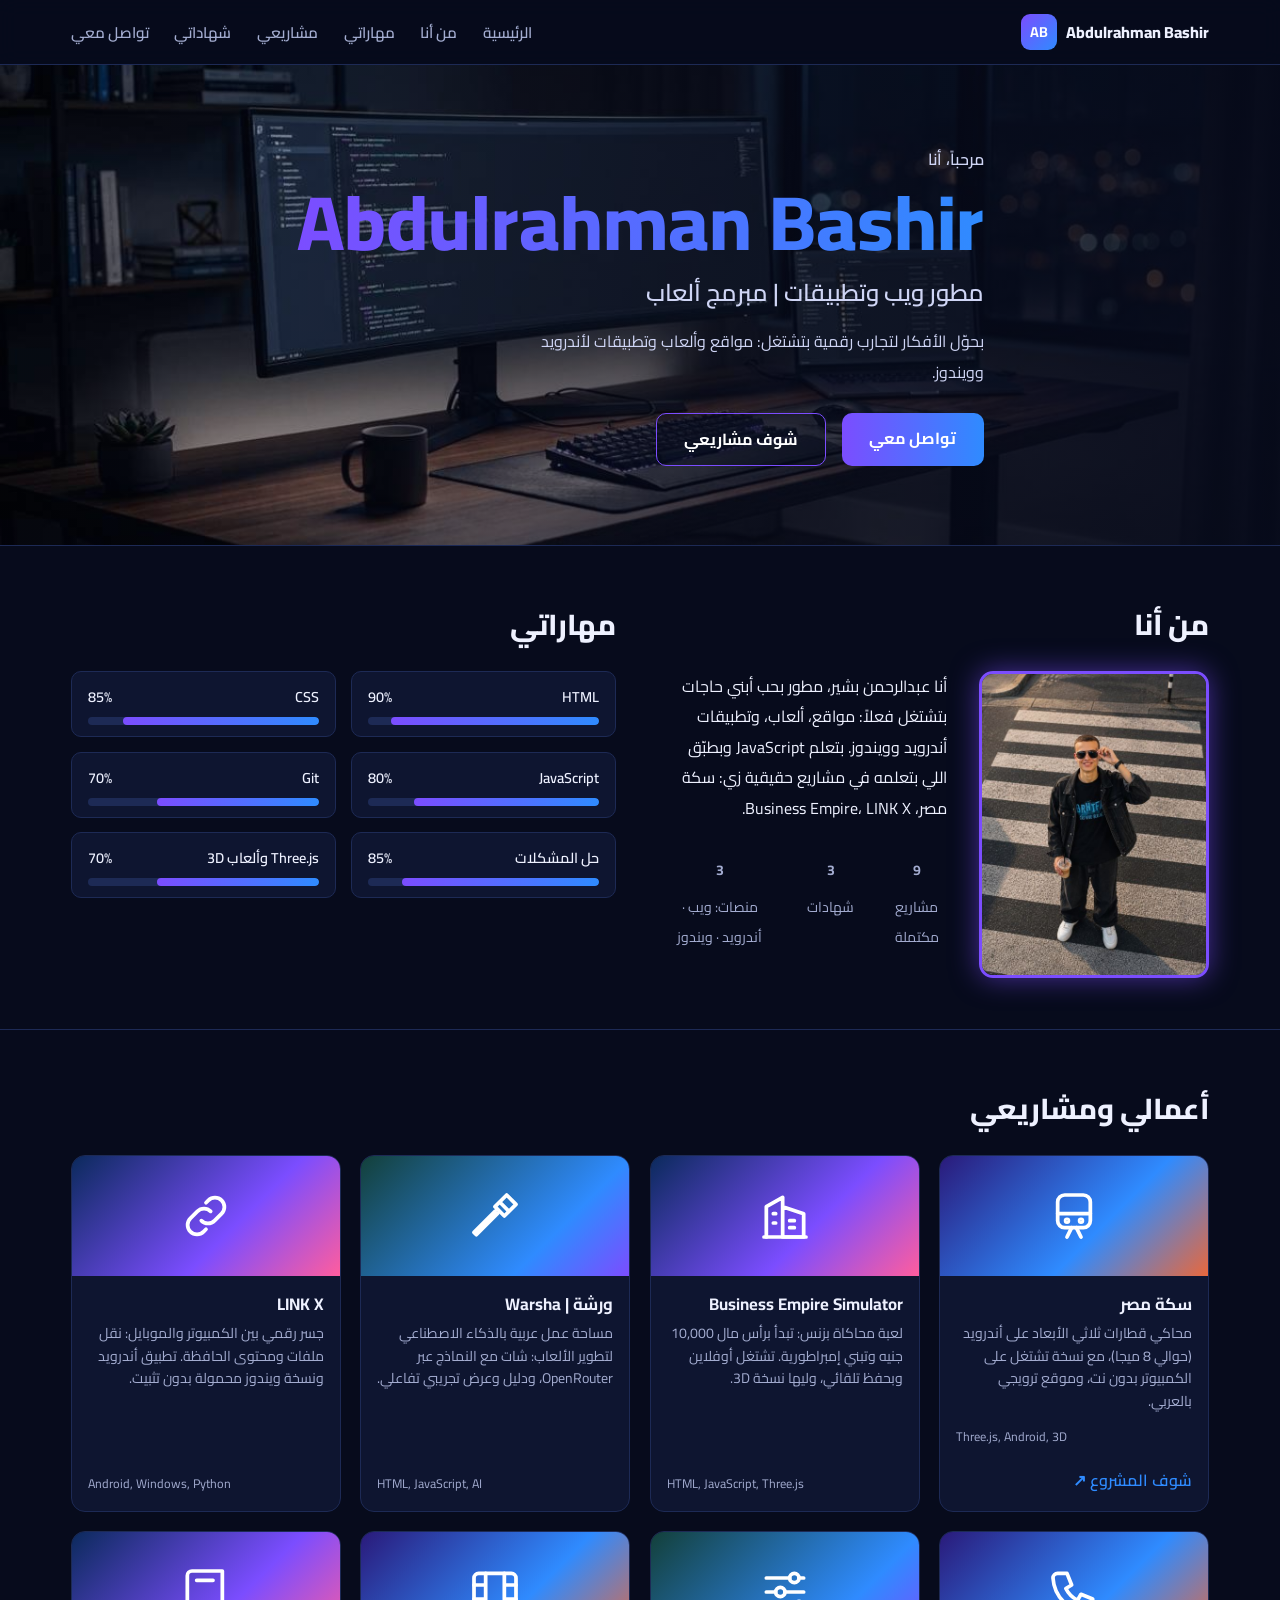
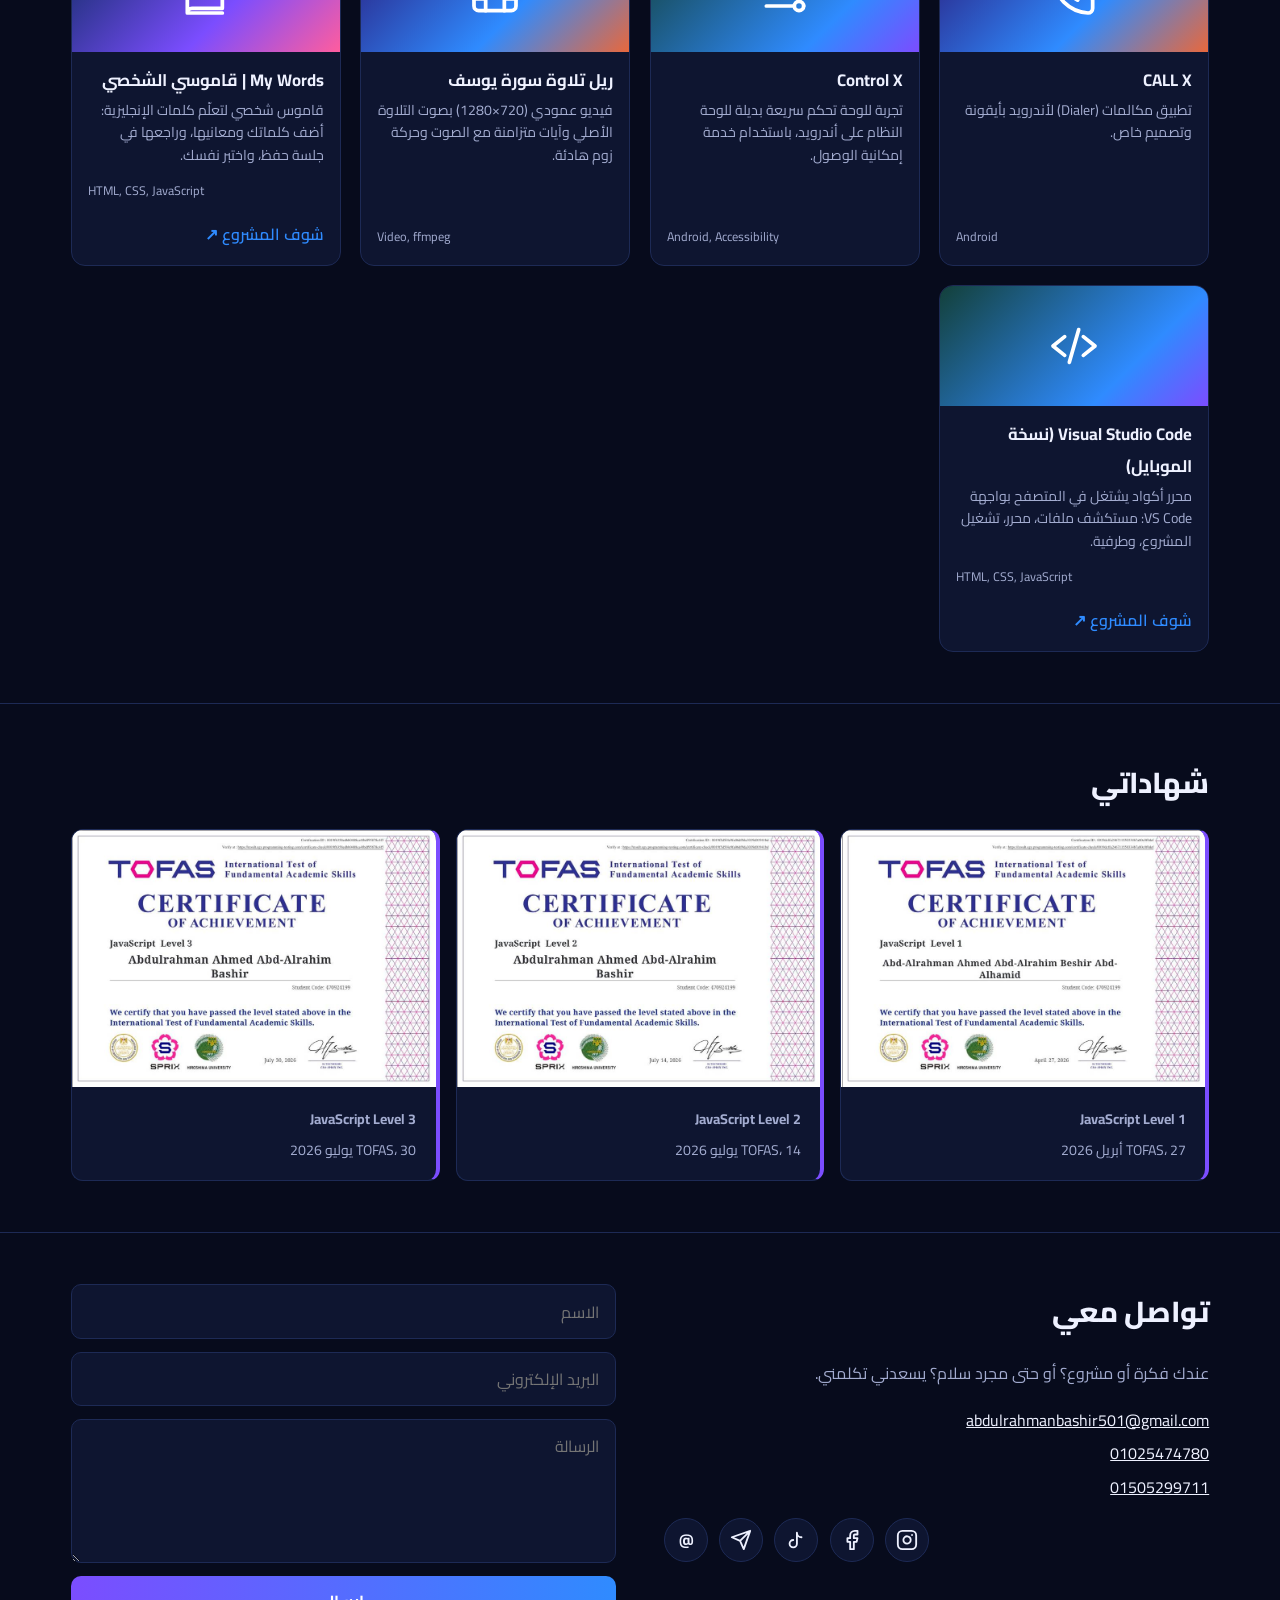
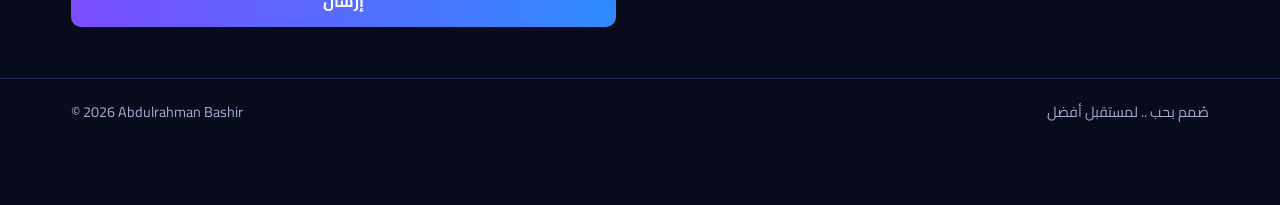
<file: index.html>
<!DOCTYPE html>
<html lang="ar" dir="rtl" data-theme="dark" style="color-scheme: dark;"><head>
<meta charset="utf-8">
<meta name="viewport" content="width=device-width, initial-scale=1, viewport-fit=cover">
<title>Abdulrahman Bashir – مطور ويب وتطبيقات</title>
<meta name="description" content="موقع عبدالرحمن بشير الشخصي: مشاريع وألعاب وتطبيقات وشهادات.">
<meta name="theme-color" content="#070b1c">
<meta property="og:title" content="Abdulrahman Bashir – مطور ويب وتطبيقات">
<link rel="icon" href="data:image/svg+xml,%3Csvg xmlns=%27http://www.w3.org/2000/svg%27 viewBox=%270 0 64 64%27%3E%3Crect width=%2764%27 height=%2764%27 rx=%2714%27 fill=%27%237b4dff%27/%3E%3Ctext x=%2732%27 y=%2742%27 text-anchor=%27middle%27 font-size=%2726%27 font-weight=%27700%27 fill=%27white%27 font-family=%27sans-serif%27%3EAB%3C/text%3E%3C/svg%3E">
<link rel="stylesheet" href="https://fonts.googleapis.com/css2?family=Cairo:wght@400;600;800&amp;family=Caveat:wght@500&amp;display=swap">
<style>
:root{--bg:#070b1c;--panel:#0e1530;--line:#1d2a55;--ink:#eef1ff;--mute:#a3acd0;--p1:#7b4dff;--p2:#2f8bff;--nav:rgba(7,11,28,.85);box-sizing:border-box;padding-top:env(safe-area-inset-top,0px);padding-bottom:env(safe-area-inset-bottom,0px)}
:root:not([data-theme="dark"]){color-scheme:dark light}
@media (prefers-color-scheme:light){:root:not([data-theme="dark"]){--bg:#eef1fb;--panel:#fff;--line:#cdd5ef;--ink:#10163a;--mute:#4e587f;--nav:rgba(238,241,251,.88)}}
:root[data-theme="light"]{--bg:#eef1fb;--panel:#fff;--line:#cdd5ef;--ink:#10163a;--mute:#4e587f;--nav:rgba(238,241,251,.88)}
*,*::before,*::after{box-sizing:inherit}
html{scroll-behavior:smooth;scroll-padding-top:4.5rem}
body{margin:0;background:var(--bg);color:var(--ink);font:400 1rem/1.9 Cairo,Tahoma,sans-serif}
.wrap{max-width:1180px;margin:0 auto;padding:0 1.3rem}
.grad{background:linear-gradient(90deg,var(--p1),var(--p2));-webkit-background-clip:text;background-clip:text;color:transparent}
nav{position:sticky;top:0;z-index:5;background:var(--nav);backdrop-filter:blur(10px);border-bottom:1px solid var(--line);padding-top:env(safe-area-inset-top,0px)}
nav .wrap{display:flex;align-items:center;justify-content:space-between;gap:1rem;height:64px}
.logo{display:flex;align-items:center;gap:.6rem;font-weight:800;color:var(--ink);text-decoration:none;direction:ltr}
.logo b{display:grid;place-items:center;width:36px;height:36px;border-radius:9px;background:linear-gradient(135deg,var(--p1),var(--p2));color:#fff;font-size:.9rem}
nav ul{display:flex;gap:1.6rem;list-style:none;margin:0;padding:0}
nav ul a{color:var(--mute);text-decoration:none;font-weight:600;font-size:.95rem}
nav ul a:hover{color:var(--p2)}
a:focus-visible,button:focus-visible,input:focus-visible,textarea:focus-visible{outline:3px solid var(--p2);outline-offset:2px}
.hero{position:relative;overflow:hidden;min-height:480px;display:flex;align-items:center;background:linear-gradient(to left,rgba(7,11,28,.9) 0%,rgba(7,11,28,.6) 50%,rgba(7,11,28,.2) 100%),url(hero.jpg) center/cover no-repeat,#0b1030;color:#eef1ff}
.hero svg{position:absolute;inset:auto 0 0 0;width:100%;height:46%}
.hero .wrap{position:relative;padding-block:3rem}
.hero h1{font-size:clamp(2.4rem,7vw,4.8rem);line-height:1.15;font-weight:800;margin:.2rem 0;direction:ltr;text-align:right}
.hero .role{font-size:1.5rem;font-weight:600;margin:0}
.hero p{max-width:30em;margin:.7rem 0 0;color:#cfd5f5}
.btns{display:flex;flex-wrap:wrap;gap:1rem;margin-top:1.6rem}
.btn{display:inline-block;padding:.65rem 1.7rem;border-radius:10px;text-decoration:none;color:#fff;background:linear-gradient(90deg,var(--p1),var(--p2));border:0;font:700 1rem Cairo,sans-serif;cursor:pointer}
.btn.o{background:rgba(7,11,28,.4);border:1.5px solid var(--p1)}
.motto{position:absolute;inset-inline-start:42%;top:18%;font:500 2.1rem/1.1 Caveat,cursive;color:#c9c3ff;transform:rotate(-8deg);direction:ltr;opacity:.9}
section{padding:3.2rem 0;border-top:1px solid var(--line)}
h2{font-size:1.8rem;font-weight:800;margin:0 0 1.2rem}
.two{display:grid;grid-template-columns:1fr 1fr;gap:3rem}
.about{display:grid;grid-template-columns:230px 1fr;gap:2rem;align-items:start}
.photo{aspect-ratio:3/4;border-radius:14px;border:3px solid var(--p1);box-shadow:0 0 28px rgba(123,77,255,.55);background:linear-gradient(160deg,#1b1458,#0e1530);display:grid;place-items:center;font-size:3rem;font-weight:800;color:#8d96c8;overflow:hidden}
.photo img,.cimg{width:100%;height:100%;object-fit:cover;object-position:top}
.stats{display:flex;gap:2rem;margin-top:1.2rem}
.stats div{text-align:center}.stats b{display:block;font-size:1.6rem}.stats span{color:var(--mute);font-size:.88rem}
.skills{display:grid;grid-template-columns:1fr 1fr;gap:.9rem}
.sk{background:var(--panel);border:1px solid var(--line);border-radius:10px;padding:.7rem 1rem;position:relative}
.sk .r{display:flex;justify-content:space-between;font-size:.9rem;font-weight:600}
.bar{height:8px;border-radius:9px;background:var(--line);margin-top:.4rem;overflow:hidden}
.bar i{display:block;height:100%;width:var(--w);border-radius:9px;background:linear-gradient(90deg,var(--p1),var(--p2));animation:fill 1.6s ease-out both}
@keyframes fill{from{width:0}}
.cards{display:grid;grid-template-columns:repeat(auto-fit,minmax(260px,1fr));gap:1.2rem}
.card{background:var(--panel);border:1px solid var(--line);border-radius:14px;overflow:hidden;position:relative}
.card{display:flex;flex-direction:column;transition:transform .2s,border-color .2s}.card:hover{transform:translateY(-3px);border-color:var(--p1)}.card .th{display:grid;place-items:center;height:120px;background:linear-gradient(135deg,#2a1a7a,#2f8bff 60%,#e8683d)}
.card:nth-child(2n) .th{background:linear-gradient(135deg,#0b2a5c,#7b4dff 60%,#ff5d9e)}
.card:nth-child(3n) .th{background:linear-gradient(135deg,#13403a,#2f8bff 70%,#7b4dff)}
.card h3{margin:.8rem 1rem .1rem;font-size:1.05rem}.card p{margin:0 1rem;color:var(--mute);font-size:.88rem;line-height:1.6}
.tags{padding:.8rem 1rem 1rem;direction:ltr;font-size:.78rem;color:var(--mute)}
.certs{list-style:none;margin:0;padding:0;display:grid;grid-template-columns:repeat(auto-fit,minmax(min(100%,340px),1fr));gap:1rem}
.certs li{background:var(--panel);border:1px solid var(--line);border-radius:12px;overflow:hidden;border-inline-start:4px solid var(--p1);position:relative}
.certs .cimg{height:auto;aspect-ratio:1100/777;display:block;object-fit:contain;background:#fff}.certs .tx{padding:1rem 1.2rem}.certs b{display:block}.certs .tx span{color:var(--mute);font-size:.88rem}
form{display:grid;gap:.8rem}
input,textarea{width:100%;background:var(--panel);border:1px solid var(--line);border-radius:10px;padding:.7rem 1rem;color:var(--ink);font:400 1rem Cairo,sans-serif}
.info a{display:block;color:var(--ink);margin:.2rem 0;direction:ltr;text-align:right}
footer{border-top:1px solid var(--line);padding:1.2rem 0 5rem;color:var(--mute);font-size:.9rem}
footer .wrap{display:flex;justify-content:space-between;flex-wrap:wrap;gap:.5rem;align-items:center}
#lock{background:none;border:1px solid var(--line);color:var(--mute);border-radius:8px;padding:.2rem .8rem;cursor:pointer;font:400 .85rem Cairo,sans-serif}
[contenteditable]{outline:1px dashed var(--p2);border-radius:4px;min-width:1.5em;display:inline-block;-webkit-text-fill-color:currentColor}
.hero .grad [contenteditable]{-webkit-text-fill-color:#9db4ff}
.x{position:absolute;top:6px;inset-inline-end:6px;z-index:2;background:#d33;color:#fff;border:0;border-radius:6px;cursor:pointer;width:26px;height:26px}
.add,.up{display:inline-block;margin-top:.8rem;background:var(--panel);color:var(--ink);border:1px dashed var(--p2);border-radius:8px;padding:.3rem .9rem;cursor:pointer;font:600 .85rem Cairo,sans-serif}
.up input{display:none}
#bar{position:fixed;inset:auto 0 0 0;z-index:9;background:var(--panel);border-top:2px solid var(--p1);padding:.7rem 1rem calc(.7rem + env(safe-area-inset-bottom,0px));display:flex;gap:.8rem;align-items:center;justify-content:center;flex-wrap:wrap}
#pw{position:fixed;inset:0;z-index:10;background:rgba(0,0,0,.6);display:grid;place-items:center}
#pw div{background:var(--panel);border:1px solid var(--line);border-radius:14px;padding:1.4rem;display:grid;gap:.8rem;width:min(320px,90vw)}
[hidden]{display:none!important}
@media (max-width:860px){.two,.about{grid-template-columns:1fr}.photo{max-width:220px}nav ul{display:none}.motto{display:none}}
@media (prefers-reduced-motion:reduce){.card{transition:none}.bar i{animation:none}}
.soc{display:flex;gap:.7rem;margin-top:1rem;direction:ltr}.soc a{display:grid;place-items:center;width:44px;height:44px;border-radius:50%;border:1px solid var(--line);background:var(--panel);color:var(--ink);margin:0}.soc a:hover{border-color:var(--p2);color:var(--p2)}.soon{grid-column:1/-1;margin:0;padding:2.5rem 1rem;text-align:center;border:1px dashed var(--line);border-radius:14px;color:var(--mute);font-size:1.2rem}
.card .tags{margin-top:auto}.vis{display:inline-block;margin:0 1rem 1rem;color:var(--p2);font-weight:600;text-decoration:none}.vis:hover{text-decoration:underline}
#lock{display:none}
</style>
</head>
<body>
<nav><div class="wrap">
  <a class="logo" href="#home"><b>AB</b>Abdulrahman Bashir</a>
  <ul><li><a href="#home">الرئيسية</a></li><li><a href="#about">من أنا</a></li><li><a href="#skills">مهاراتي</a></li><li><a href="#projects">مشاريعي</a></li><li><a href="#certs">شهاداتي</a></li><li><a href="#contact">تواصل معي</a></li></ul>
</div></nav>
<div id="app"></div>
<footer><div class="wrap"><span>صُمم بحب .. لمستقبل أفضل</span><span dir="ltr">© 2026 Abdulrahman Bashir</span><button id="lock" type="button">🔒 تعديل الموقع</button></div></footer>
<div id="bar" hidden=""><span id="msg">تم رفع الصورة، اضغط حفظ</span><button class="btn" id="save" type="button">حفظ التعديلات</button><button class="btn o" id="cancel" type="button">إلغاء</button></div>
<div id="pw" hidden=""><div><b>كلمة السر</b><input type="password" id="pwi" autocomplete="off" aria-label="كلمة السر"><span id="pwe" style="color:#ff7b72" hidden="">كلمة السر غلط</span><button class="btn" id="pwok" type="button">دخول</button><button class="btn o" id="pwno" type="button">إلغاء</button></div></div>
<script type="application/json" id="data">{"t": {"hello": "مرحباً، أنا", "name": "Abdulrahman Bashir", "role": "مطور ويب وتطبيقات | مبرمج ألعاب", "intro": "بحوّل الأفكار لتجارب رقمية بتشتغل: مواقع وألعاب وتطبيقات لأندرويد وويندوز.", "about": "أنا عبدالرحمن بشير، مطور بحب أبني حاجات بتشتغل فعلاً: مواقع، ألعاب، وتطبيقات أندرويد وويندوز. بتعلم JavaScript وبطبّق اللي بتعلمه في مشاريع حقيقية زي: سكة مصر، Business Empire، LINK X.", "cta": "عندك فكرة أو مشروع؟ أو حتى مجرد سلام؟ يسعدني تكلمني.", "email": "abdulrahmanbashir501@gmail.com", "p1": "01025474780", "p2": "01505299711", "soon": "ستكون متاحة قريباً"}, "photo": "photo.jpg", "stats": [{"n": "9", "l": "مشاريع مكتملة"}, {"n": "3", "l": "شهادات"}, {"n": "3", "l": "منصات: ويب · أندرويد · ويندوز"}], "skills": [{"n": "HTML", "v": 90}, {"n": "CSS", "v": 85}, {"n": "JavaScript", "v": 80}, {"n": "Git", "v": 70}, {"n": "حل المشكلات", "v": 85}, {"n": "Three.js وألعاب 3D", "v": 70}], "projects": [{"icon": "train", "title": "سكة مصر", "desc": "محاكي قطارات ثلاثي الأبعاد على أندرويد (حوالي 8 ميجا)، مع نسخة تشتغل على الكمبيوتر بدون نت، وموقع ترويجي بالعربي.", "tags": ["Three.js", "Android", "3D"], "url": "https://files.instinct.com/9k1log7vwcs4"}, {"icon": "building", "title": "Business Empire Simulator", "desc": "لعبة محاكاة بزنس: تبدأ برأس مال 10,000 جنيه وتبني إمبراطورية. تشتغل أوفلاين وبحفظ تلقائي، وليها نسخة 3D.", "tags": ["HTML", "JavaScript", "Three.js"], "url": ""}, {"icon": "hammer", "title": "ورشة | Warsha", "desc": "مساحة عمل عربية بالذكاء الاصطناعي لتطوير الألعاب: شات مع النماذج عبر OpenRouter، ودليل وعرض تجريبي تفاعلي.", "tags": ["HTML", "JavaScript", "AI"], "url": ""}, {"icon": "link", "title": "LINK X", "desc": "جسر رقمي بين الكمبيوتر والموبايل: نقل ملفات ومحتوى الحافظة. تطبيق أندرويد ونسخة ويندوز محمولة بدون تثبيت.", "tags": ["Android", "Windows", "Python"], "url": ""}, {"icon": "phone", "title": "CALL X", "desc": "تطبيق مكالمات (Dialer) لأندرويد بأيقونة وتصميم خاص.", "tags": ["Android"], "url": ""}, {"icon": "sliders", "title": "Control X", "desc": "تجربة للوحة تحكم سريعة بديلة للوحة النظام على أندرويد، باستخدام خدمة إمكانية الوصول.", "tags": ["Android", "Accessibility"], "url": ""}, {"icon": "film", "title": "ريل تلاوة سورة يوسف", "desc": "فيديو عمودي (720×1280) بصوت التلاوة الأصلي وآيات متزامنة مع الصوت وحركة زوم هادئة.", "tags": ["Video", "ffmpeg"], "url": ""}, {"title": "My Words | قاموسي الشخصي", "desc": "قاموس شخصي لتعلّم كلمات الإنجليزية: أضف كلماتك ومعانيها، وراجعها في جلسة حفظ، واختبر نفسك.", "tags": ["HTML", "CSS", "JavaScript"], "url": "https://abdulrahmanbashir501-oss.github.io/English-study-/", "icon": "book"}, {"title": "Visual Studio Code (نسخة الموبايل)", "desc": "محرر أكواد يشتغل في المتصفح بواجهة VS Code: مستكشف ملفات، محرر، تشغيل المشروع، وطرفية.", "tags": ["HTML", "CSS", "JavaScript"], "url": "https://claude.ai/artifact/U9KAqfySgT19cvaYuXuf2q", "icon": "code"}], "certs": [{"n": "JavaScript Level 1", "s": "TOFAS، 27 أبريل 2026", "img": "cert-1.jpg"}, {"n": "JavaScript Level 2", "s": "TOFAS، 14 يوليو 2026", "img": "cert-2.jpg"}, {"n": "JavaScript Level 3", "s": "TOFAS، 30 يوليو 2026", "img": "cert-3.jpg"}]}</script>
<script>
var D=JSON.parse(document.getElementById('data').textContent),edit=false,H='7a397ff567849fe7097b2e121fbde416f1b89780a233c0318828646bf071241c';
var ICO={"train": "<rect x=\"5\" y=\"3\" width=\"14\" height=\"14\" rx=\"3\"/><path d=\"M5 11h14M9 21l2-4M15 21l-2-4\"/><circle cx=\"9\" cy=\"14\" r=\".6\"/><circle cx=\"15\" cy=\"14\" r=\".6\"/>", "building": "<path d=\"M4 21V8l7-4v17M11 21h9V11l-9-3M7 11h1M7 15h1M14 14h2M14 17h2\"/><path d=\"M3 21h18\"/>", "hammer": "<path d=\"m14 6 4 4M12 8l5-5 4 4-5 5zM13 11 4 20l-1-1 9-9\"/>", "link": "<path d=\"M10 14a4 4 0 0 0 5.7 0l3-3a4 4 0 0 0-5.7-5.7l-1 1M14 10a4 4 0 0 0-5.7 0l-3 3a4 4 0 0 0 5.7 5.7l1-1\"/>", "phone": "<path d=\"M5 4h4l2 5-2.5 1.5a11 11 0 0 0 5 5L15 13l5 2v4a2 2 0 0 1-2 2A16 16 0 0 1 3 6a2 2 0 0 1 2-2z\"/>", "sliders": "<path d=\"M4 6h10M18 6h2M4 12h4M12 12h8M4 18h12M20 18h0\"/><circle cx=\"16\" cy=\"6\" r=\"2\"/><circle cx=\"10\" cy=\"12\" r=\"2\"/><circle cx=\"18\" cy=\"18\" r=\"2\"/>", "film": "<rect x=\"3\" y=\"4\" width=\"18\" height=\"16\" rx=\"2\"/><path d=\"M8 4v16M16 4v16M3 9h5M3 15h5M16 9h5M16 15h5\"/>", "book": "<path d=\"M4 5a2 2 0 0 1 2-2h13v16H6a2 2 0 0 0-2 2zM4 21h15M8 7h7\"/>", "code": "<path d=\"m8 8-5 4 5 4M16 8l5 4-5 4M14 5l-4 14\"/>", "spark": "<path d=\"M12 3l2.5 6.5L21 12l-6.5 2.5L12 21l-2.5-6.5L3 12l6.5-2.5z\"/>"};function ic(k){return '<svg viewBox="0 0 24 24" width="56" height="56" fill="none" stroke="#fff" stroke-width="1.6" stroke-linecap="round" stroke-linejoin="round">'+(ICO[k]||ICO.spark)+'</svg>'}
var $=function(i){return document.getElementById(i)};
var e=function(s){return String(s).replace(/[&<>"]/g,function(c){return{'&':'&amp;','<':'&lt;','>':'&gt;','"':'&quot;'}[c]})};
function K(k,v){return '<span data-k="'+k+'"'+(edit?' contenteditable="plaintext-only"':'')+'>'+e(v)+'</span>'}
function X(p){return edit?'<button class="x" type="button" data-rm="'+p+'" aria-label="حذف">×</button>':''}
var SOC=[['threads','https://www.threads.com/@abdulrahmanbashir781','<text x="12" y="17" text-anchor="middle" font-size="16" font-weight="700" fill="currentColor" stroke="none">@</text>'],['telegram','https://t.me/abdulrahmanBashir2009','<path d="M22 2 11 13M22 2l-7 20-4-9-9-4z"/>'],['tiktok','https://www.tiktok.com/@abdulrahmanbashir1212','<path d="M9 12a4 4 0 1 0 4 4V4a5 5 0 0 0 5 5"/>'],['facebook','https://www.facebook.com/share/19k3R8kptK/','<path d="M18 2h-3a5 5 0 0 0-5 5v3H7v4h3v8h4v-8h3l1-4h-4V7a1 1 0 0 1 1-1h3z"/>'],['instagram','https://www.instagram.com/abdulrahmanbashir2009','<rect x="2" y="2" width="20" height="20" rx="5"/><path d="M16 11.37A4 4 0 1 1 12.63 8 4 4 0 0 1 16 11.37z"/><path d="M17.5 6.5h.01"/>']];
function soc(){return '<div class="soc">'+SOC.map(function(x){return '<a href="'+x[1]+'" target="_blank" rel="noopener" aria-label="'+x[0]+'"><svg viewBox="0 0 24 24" width="22" height="22" fill="none" stroke="currentColor" stroke-width="2" stroke-linecap="round" stroke-linejoin="round" aria-hidden="true">'+x[2]+'</svg></a>'}).join('')+'</div>'}
function render(){
var t=D.t,h='';
h+='<header class="hero" id="home"><div class="wrap"><p style="margin:0;font-weight:600">'+K('t.hello',t.hello)+'</p><h1 class="grad">'+K('t.name',t.name)+'</h1><p class="role">'+K('t.role',t.role)+'</p><p>'+K('t.intro',t.intro)+'</p><div class="btns"><a class="btn" href="#contact">تواصل معي</a><a class="btn o" href="#projects">شوف مشاريعي</a></div></div></header>';
h+='<section id="about"><div class="wrap two"><div><h2>من أنا</h2><div class="about"><div><div class="photo">'+(D.photo?'<img src="'+D.photo+'" alt="Abdulrahman Bashir" onerror="this.replaceWith(document.createTextNode(\'ع ب\'))">':'ع ب')+'</div>'+(edit?'<label class="up">تغيير الصورة<input type="file" accept="image/*" id="ph"></label>':'')+'</div><div><p style="margin:0">'+K('t.about',t.about)+'</p><div class="stats">';
D.stats.forEach(function(s,i){h+='<div><b>'+K('stats.'+i+'.n',s.n)+'</b><span>'+K('stats.'+i+'.l',s.l)+'</span></div>'});
h+='</div></div></div></div><div id="skills"><h2>مهاراتي</h2><div class="skills">';
D.skills.forEach(function(s,i){h+='<div class="sk">'+X('skills.'+i)+'<div class="r"><span>'+K('skills.'+i+'.n',s.n)+'</span><span>'+K('skills.'+i+'.v',s.v)+'%</span></div><div class="bar"><i style="--w:'+Math.min(100,+s.v||0)+'%"></i></div></div>'});
h+='</div>'+(edit?'<button class="add" type="button" data-add="skills">+ مهارة</button>':'')+'</div></div></section>';
h+='<section id="projects"><div class="wrap"><h2>أعمالي ومشاريعي</h2><div class="cards">';
D.projects.forEach(function(p,i){h+='<div class="card">'+X('projects.'+i)+'<div class="th" aria-hidden="true">'+ic(p.icon)+'</div><h3>'+K('projects.'+i+'.title',p.title)+'</h3><p>'+K('projects.'+i+'.desc',p.desc)+'</p><div class="tags">'+K('projects.'+i+'.tags',p.tags.join(', '))+'</div>'+(edit?'<div class="tags">رابط: '+K('projects.'+i+'.url',p.url||'')+'</div>':(p.url?'<a class="vis" href="'+e(p.url)+'" target="_blank" rel="noopener">شوف المشروع ↗</a>':''))+'</div>'});
if(!D.projects.length)h+='<p class="soon">'+K('t.soon',t.soon||'ستكون متاحة قريباً')+'</p>';
h+='</div>'+(edit?'<button class="add" type="button" data-add="projects">+ مشروع</button>':'')+'</div></section>';
h+='<section id="certs"><div class="wrap"><h2>شهاداتي</h2><ul class="certs">';
D.certs.forEach(function(c,i){h+='<li>'+X('certs.'+i)+(c.img?'<img class="cimg" src="'+e(c.img)+'" alt="" onerror="this.remove()">':'')+'<div class="tx"><b>'+K('certs.'+i+'.n',c.n)+'</b><span>'+K('certs.'+i+'.s',c.s)+'</span>'+(edit?'<br><label class="up">'+(c.img?'تغيير الصورة':'رفع صورة الشهادة')+'<input type="file" accept="image/*" data-img="'+i+'"></label>':'')+'</div></li>'});
h+='</ul>'+(edit?'<button class="add" type="button" data-add="certs">+ شهادة</button>':'')+'</div></section>';
var tel=function(p){return 'tel:+2'+p.replace(/\D/g,'')};
h+='<section id="contact"><div class="wrap two"><div class="info"><h2>تواصل معي</h2><p style="margin-top:0;color:var(--mute)">'+K('t.cta',t.cta)+'</p>'+(edit?'<div dir="ltr">'+K('t.email',t.email)+'<br>'+K('t.p1',t.p1)+'<br>'+K('t.p2',t.p2)+'</div>':'<a href="mailto:'+e(t.email)+'">'+e(t.email)+'</a><a href="'+tel(t.p1)+'">'+e(t.p1)+'</a><a href="'+tel(t.p2)+'">'+e(t.p2)+'</a>')+soc()+'</div><form action="mailto:'+e(t.email)+'" method="post" enctype="text/plain"><input name="name" placeholder="الاسم" aria-label="الاسم"><input name="email" type="email" placeholder="البريد الإلكتروني" aria-label="البريد الإلكتروني"><textarea name="message" rows="4" placeholder="الرسالة" aria-label="الرسالة"></textarea><button class="btn" type="submit">إرسال</button></form></div></section>';
$('app').innerHTML=h;$('bar').hidden=!edit}
function put(o,p,v){var a=p.split('.'),i;for(i=0;i<a.length-1;i++)o=o[a[i]];var k=a[a.length-1];
if(k==='tags')v=v.split(/[,،]/).map(function(x){return x.trim()}).filter(Boolean);else if(k==='v')v=Math.max(0,Math.min(100,parseInt(v)||0));o[k]=v}
function collect(){document.querySelectorAll('[data-k]').forEach(function(el){put(D,el.dataset.k,el.textContent.trim())})}
var NEW={skills:{n:'مهارة جديدة',v:70},projects:{icon:'spark',title:'اسم المشروع',desc:'سطر عن المشروع.',tags:['Tech'],url:''},certs:{n:'اسم الشهادة',s:'الجهة المانحة، السنة',img:''}};
function shrink(f){return createImageBitmap(f).then(function(b){var w=Math.min(480,b.width),c=document.createElement('canvas');c.width=w;c.height=Math.round(b.height*w/b.width);c.getContext('2d').drawImage(b,0,0,c.width,c.height);return c.toDataURL('image/jpeg',.8)})}
function msg(s){$('msg').textContent=s}
document.addEventListener('click',function(ev){var t=ev.target;
if(t.dataset&&t.dataset.rm){collect();var a=t.dataset.rm.split('.');D[a[0]].splice(+a[1],1);render()}
else if(t.dataset&&t.dataset.add){collect();D[t.dataset.add].push(JSON.parse(JSON.stringify(NEW[t.dataset.add])));render()}});
document.addEventListener('change',function(ev){var t=ev.target,f=t.files&&t.files[0];if(!f)return;
if(t.id==='ph'){collect();shrink(f).then(function(u){D.photo=u;render()})}
else if(t.dataset.img!==undefined){collect();msg('جاري رفع الصورة...');claude.use('assets').then(function(A){if(!A)throw 0;return A.upload(f)}).then(function(r){D.certs[+t.dataset.img].img=r.url;render();msg('تم رفع الصورة، اضغط حفظ')}).catch(function(){msg('تعذر رفع الصورة. افتح الصفحة كمالك الموقع.')})}});
$('lock').onclick=function(){if(edit)return;$('pwi').value='';$('pwe').hidden=true;$('pw').hidden=false;$('pwi').focus()};
$('pwno').onclick=function(){$('pw').hidden=true};
function enter(){crypto.subtle.digest('SHA-256',new TextEncoder().encode($('pwi').value)).then(function(b){var x=Array.from(new Uint8Array(b)).map(function(n){return n.toString(16).padStart(2,'0')}).join('');if(x===H){$('pw').hidden=true;edit=true;render()}else $('pwe').hidden=false})}
$('pwok').onclick=enter;$('pwi').onkeydown=function(ev){if(ev.key==='Enter')enter()};
$('cancel').onclick=function(){D=JSON.parse($('data').textContent);edit=false;render()};
$('save').onclick=function(){collect();$('data').textContent=JSON.stringify(D);edit=false;render();$('bar').hidden=true;
var html='<!DOCTYPE html>\n'+document.documentElement.outerHTML;
claude.use('artifact').then(function(A){if(!A)throw 0;return A.publish(html)}).catch(function(){edit=true;render();msg('تعذر الحفظ. لازم تفتح الصفحة بحسابك (مالك الموقع).')})};
render();
</script>


</body></html>
</file>
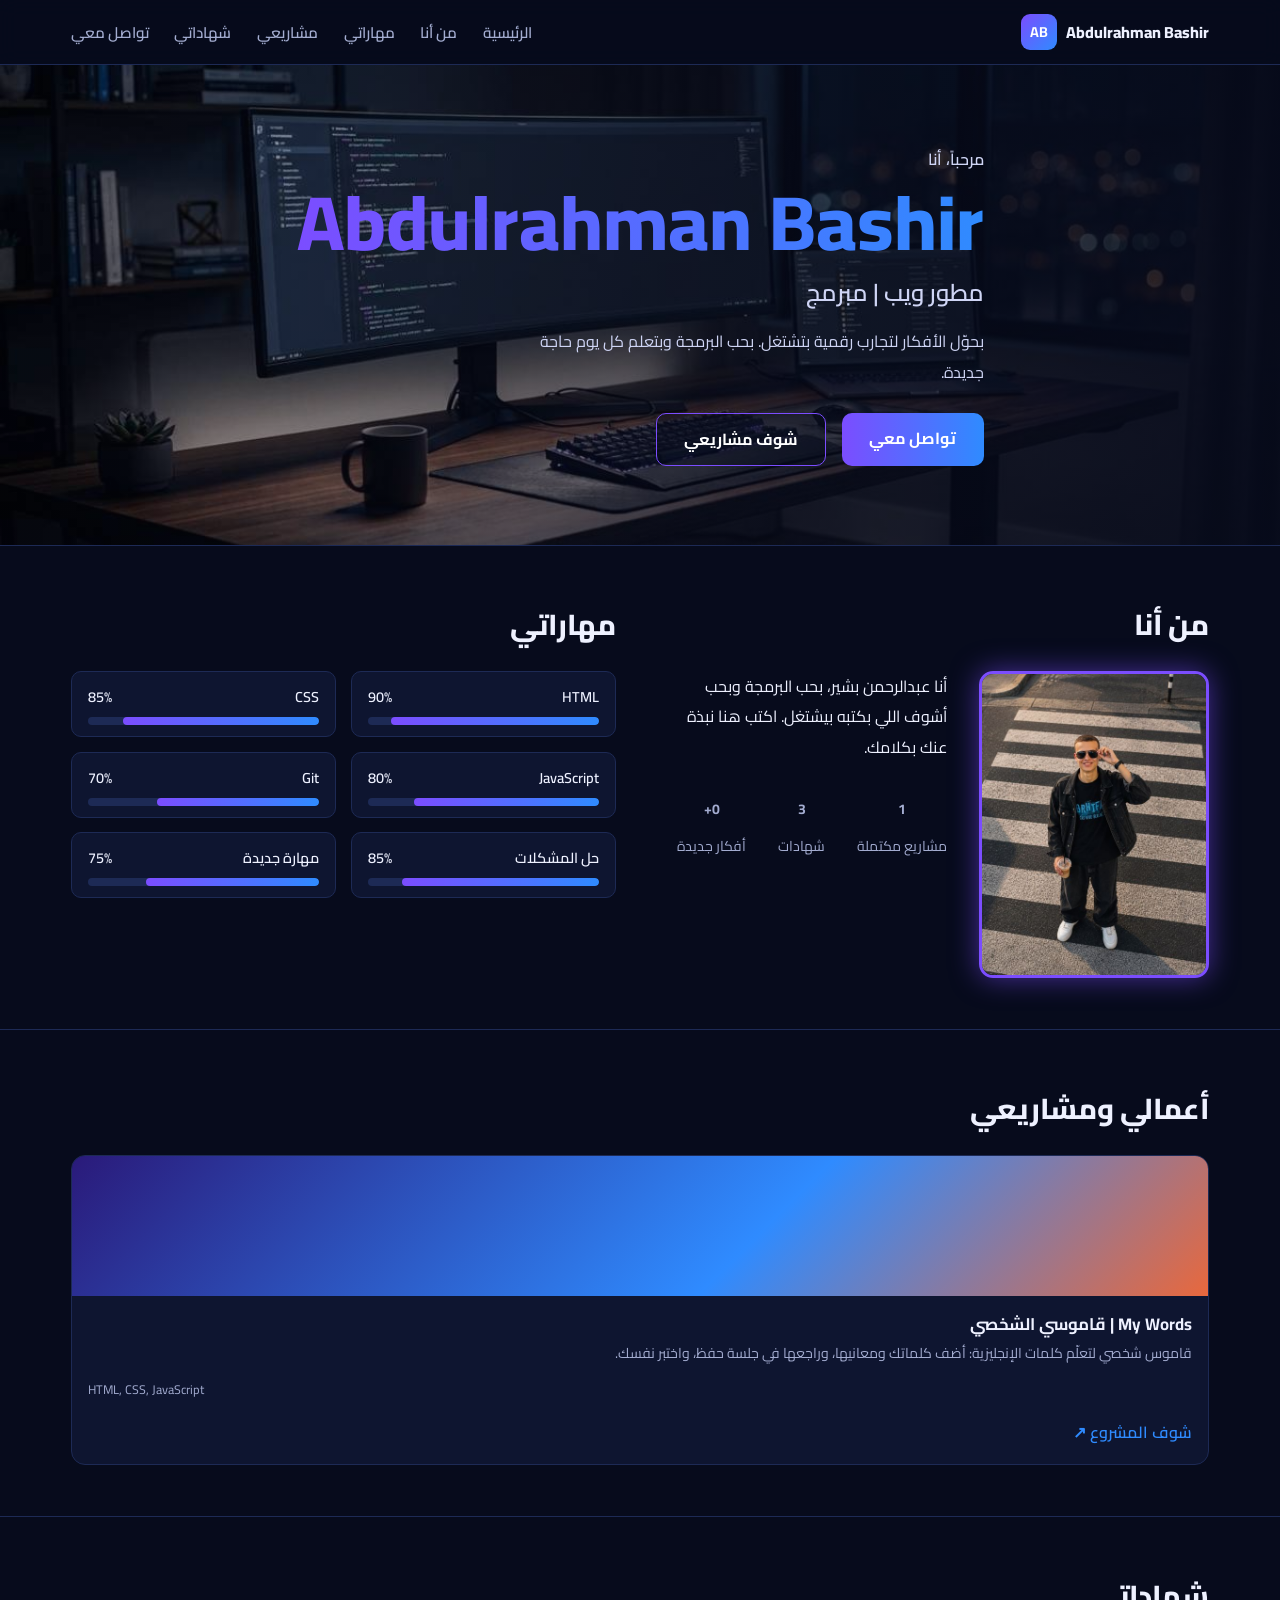
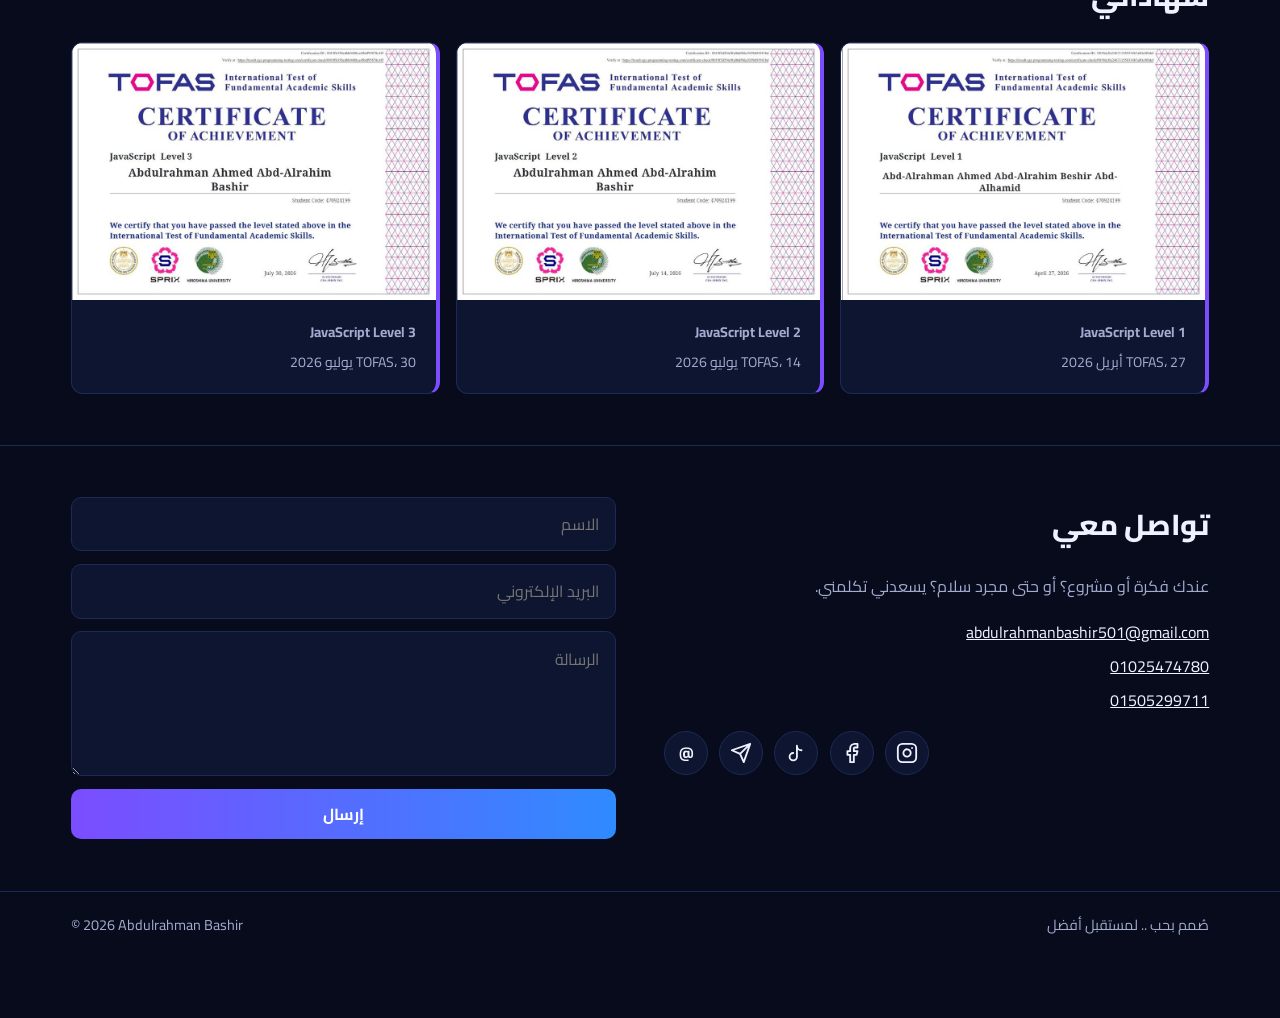
<file: index (2).html>
<!DOCTYPE html>
<html lang="ar" dir="rtl" data-theme="dark" style="color-scheme: dark;"><head>
<meta charset="utf-8">
<meta name="viewport" content="width=device-width, initial-scale=1, viewport-fit=cover">
<title>Abdulrahman Bashir – مطور ويب</title>
<link rel="stylesheet" href="https://fonts.googleapis.com/css2?family=Cairo:wght@400;600;800&amp;family=Caveat:wght@500&amp;display=swap">
<style>
:root{--bg:#070b1c;--panel:#0e1530;--line:#1d2a55;--ink:#eef1ff;--mute:#a3acd0;--p1:#7b4dff;--p2:#2f8bff;--nav:rgba(7,11,28,.85);box-sizing:border-box;padding-top:env(safe-area-inset-top,0px);padding-bottom:env(safe-area-inset-bottom,0px)}
:root:not([data-theme="dark"]){color-scheme:dark light}
@media (prefers-color-scheme:light){:root:not([data-theme="dark"]){--bg:#eef1fb;--panel:#fff;--line:#cdd5ef;--ink:#10163a;--mute:#4e587f;--nav:rgba(238,241,251,.88)}}
:root[data-theme="light"]{--bg:#eef1fb;--panel:#fff;--line:#cdd5ef;--ink:#10163a;--mute:#4e587f;--nav:rgba(238,241,251,.88)}
*,*::before,*::after{box-sizing:inherit}
html{scroll-behavior:smooth;scroll-padding-top:4.5rem}
body{margin:0;background:var(--bg);color:var(--ink);font:400 1rem/1.9 Cairo,Tahoma,sans-serif}
.wrap{max-width:1180px;margin:0 auto;padding:0 1.3rem}
.grad{background:linear-gradient(90deg,var(--p1),var(--p2));-webkit-background-clip:text;background-clip:text;color:transparent}
nav{position:sticky;top:0;z-index:5;background:var(--nav);backdrop-filter:blur(10px);border-bottom:1px solid var(--line);padding-top:env(safe-area-inset-top,0px)}
nav .wrap{display:flex;align-items:center;justify-content:space-between;gap:1rem;height:64px}
.logo{display:flex;align-items:center;gap:.6rem;font-weight:800;color:var(--ink);text-decoration:none;direction:ltr}
.logo b{display:grid;place-items:center;width:36px;height:36px;border-radius:9px;background:linear-gradient(135deg,var(--p1),var(--p2));color:#fff;font-size:.9rem}
nav ul{display:flex;gap:1.6rem;list-style:none;margin:0;padding:0}
nav ul a{color:var(--mute);text-decoration:none;font-weight:600;font-size:.95rem}
nav ul a:hover{color:var(--p2)}
a:focus-visible,button:focus-visible,input:focus-visible,textarea:focus-visible{outline:3px solid var(--p2);outline-offset:2px}
.hero{position:relative;overflow:hidden;min-height:480px;display:flex;align-items:center;background:linear-gradient(to left,rgba(7,11,28,.9) 0%,rgba(7,11,28,.6) 50%,rgba(7,11,28,.2) 100%),url(hero.jpg) center/cover no-repeat,#0b1030;color:#eef1ff}
.hero svg{position:absolute;inset:auto 0 0 0;width:100%;height:46%}
.hero .wrap{position:relative;padding-block:3rem}
.hero h1{font-size:clamp(2.4rem,7vw,4.8rem);line-height:1.15;font-weight:800;margin:.2rem 0;direction:ltr;text-align:right}
.hero .role{font-size:1.5rem;font-weight:600;margin:0}
.hero p{max-width:30em;margin:.7rem 0 0;color:#cfd5f5}
.btns{display:flex;flex-wrap:wrap;gap:1rem;margin-top:1.6rem}
.btn{display:inline-block;padding:.65rem 1.7rem;border-radius:10px;text-decoration:none;color:#fff;background:linear-gradient(90deg,var(--p1),var(--p2));border:0;font:700 1rem Cairo,sans-serif;cursor:pointer}
.btn.o{background:rgba(7,11,28,.4);border:1.5px solid var(--p1)}
.motto{position:absolute;inset-inline-start:42%;top:18%;font:500 2.1rem/1.1 Caveat,cursive;color:#c9c3ff;transform:rotate(-8deg);direction:ltr;opacity:.9}
section{padding:3.2rem 0;border-top:1px solid var(--line)}
h2{font-size:1.8rem;font-weight:800;margin:0 0 1.2rem}
.two{display:grid;grid-template-columns:1fr 1fr;gap:3rem}
.about{display:grid;grid-template-columns:230px 1fr;gap:2rem;align-items:start}
.photo{aspect-ratio:3/4;border-radius:14px;border:3px solid var(--p1);box-shadow:0 0 28px rgba(123,77,255,.55);background:linear-gradient(160deg,#1b1458,#0e1530);display:grid;place-items:center;font-size:3rem;font-weight:800;color:#8d96c8;overflow:hidden}
.photo img,.cimg{width:100%;height:100%;object-fit:cover;object-position:top}
.stats{display:flex;gap:2rem;margin-top:1.2rem}
.stats div{text-align:center}.stats b{display:block;font-size:1.6rem}.stats span{color:var(--mute);font-size:.88rem}
.skills{display:grid;grid-template-columns:1fr 1fr;gap:.9rem}
.sk{background:var(--panel);border:1px solid var(--line);border-radius:10px;padding:.7rem 1rem;position:relative}
.sk .r{display:flex;justify-content:space-between;font-size:.9rem;font-weight:600}
.bar{height:8px;border-radius:9px;background:var(--line);margin-top:.4rem;overflow:hidden}
.bar i{display:block;height:100%;width:var(--w);border-radius:9px;background:linear-gradient(90deg,var(--p1),var(--p2));animation:fill 1.6s ease-out both}
@keyframes fill{from{width:0}}
.cards{display:grid;grid-template-columns:repeat(auto-fit,minmax(230px,1fr));gap:1.2rem}
.card{background:var(--panel);border:1px solid var(--line);border-radius:14px;overflow:hidden;position:relative}
.card .th{height:140px;background:linear-gradient(135deg,#2a1a7a,#2f8bff 60%,#e8683d)}
.card:nth-child(2n) .th{background:linear-gradient(135deg,#0b2a5c,#7b4dff 60%,#ff5d9e)}
.card:nth-child(3n) .th{background:linear-gradient(135deg,#13403a,#2f8bff 70%,#7b4dff)}
.card h3{margin:.8rem 1rem .1rem;font-size:1.05rem}.card p{margin:0 1rem;color:var(--mute);font-size:.88rem;line-height:1.6}
.tags{padding:.8rem 1rem 1rem;direction:ltr;font-size:.78rem;color:var(--mute)}
.certs{list-style:none;margin:0;padding:0;display:grid;grid-template-columns:repeat(auto-fit,minmax(min(100%,340px),1fr));gap:1rem}
.certs li{background:var(--panel);border:1px solid var(--line);border-radius:12px;overflow:hidden;border-inline-start:4px solid var(--p1);position:relative}
.certs .cimg{height:auto;aspect-ratio:1100/777;display:block;object-fit:contain;background:#fff}.certs .tx{padding:1rem 1.2rem}.certs b{display:block}.certs .tx span{color:var(--mute);font-size:.88rem}
form{display:grid;gap:.8rem}
input,textarea{width:100%;background:var(--panel);border:1px solid var(--line);border-radius:10px;padding:.7rem 1rem;color:var(--ink);font:400 1rem Cairo,sans-serif}
.info a{display:block;color:var(--ink);margin:.2rem 0;direction:ltr;text-align:right}
footer{border-top:1px solid var(--line);padding:1.2rem 0 5rem;color:var(--mute);font-size:.9rem}
footer .wrap{display:flex;justify-content:space-between;flex-wrap:wrap;gap:.5rem;align-items:center}
#lock{background:none;border:1px solid var(--line);color:var(--mute);border-radius:8px;padding:.2rem .8rem;cursor:pointer;font:400 .85rem Cairo,sans-serif}
[contenteditable]{outline:1px dashed var(--p2);border-radius:4px;min-width:1.5em;display:inline-block;-webkit-text-fill-color:currentColor}
.hero .grad [contenteditable]{-webkit-text-fill-color:#9db4ff}
.x{position:absolute;top:6px;inset-inline-end:6px;z-index:2;background:#d33;color:#fff;border:0;border-radius:6px;cursor:pointer;width:26px;height:26px}
.add,.up{display:inline-block;margin-top:.8rem;background:var(--panel);color:var(--ink);border:1px dashed var(--p2);border-radius:8px;padding:.3rem .9rem;cursor:pointer;font:600 .85rem Cairo,sans-serif}
.up input{display:none}
#bar{position:fixed;inset:auto 0 0 0;z-index:9;background:var(--panel);border-top:2px solid var(--p1);padding:.7rem 1rem calc(.7rem + env(safe-area-inset-bottom,0px));display:flex;gap:.8rem;align-items:center;justify-content:center;flex-wrap:wrap}
#pw{position:fixed;inset:0;z-index:10;background:rgba(0,0,0,.6);display:grid;place-items:center}
#pw div{background:var(--panel);border:1px solid var(--line);border-radius:14px;padding:1.4rem;display:grid;gap:.8rem;width:min(320px,90vw)}
[hidden]{display:none!important}
@media (max-width:860px){.two,.about{grid-template-columns:1fr}.photo{max-width:220px}nav ul{display:none}.motto{display:none}}
@media (prefers-reduced-motion:reduce){.bar i{animation:none}}
.soc{display:flex;gap:.7rem;margin-top:1rem;direction:ltr}.soc a{display:grid;place-items:center;width:44px;height:44px;border-radius:50%;border:1px solid var(--line);background:var(--panel);color:var(--ink);margin:0}.soc a:hover{border-color:var(--p2);color:var(--p2)}.soon{grid-column:1/-1;margin:0;padding:2.5rem 1rem;text-align:center;border:1px dashed var(--line);border-radius:14px;color:var(--mute);font-size:1.2rem}
.vis{display:inline-block;margin:0 1rem 1rem;color:var(--p2);font-weight:600;text-decoration:none}.vis:hover{text-decoration:underline}
#lock{display:none}
</style>
</head>
<body>
<nav><div class="wrap">
  <a class="logo" href="#home"><b>AB</b>Abdulrahman Bashir</a>
  <ul><li><a href="#home">الرئيسية</a></li><li><a href="#about">من أنا</a></li><li><a href="#skills">مهاراتي</a></li><li><a href="#projects">مشاريعي</a></li><li><a href="#certs">شهاداتي</a></li><li><a href="#contact">تواصل معي</a></li></ul>
</div></nav>
<div id="app"></div>
<footer><div class="wrap"><span>صُمم بحب .. لمستقبل أفضل</span><span dir="ltr">© 2026 Abdulrahman Bashir</span><button id="lock" type="button">🔒 تعديل الموقع</button></div></footer>
<div id="bar" hidden=""><span id="msg">تم رفع الصورة، اضغط حفظ</span><button class="btn" id="save" type="button">حفظ التعديلات</button><button class="btn o" id="cancel" type="button">إلغاء</button></div>
<div id="pw" hidden=""><div><b>كلمة السر</b><input type="password" id="pwi" autocomplete="off" aria-label="كلمة السر"><span id="pwe" style="color:#ff7b72" hidden="">كلمة السر غلط</span><button class="btn" id="pwok" type="button">دخول</button><button class="btn o" id="pwno" type="button">إلغاء</button></div></div>
<script type="application/json" id="data">{"t": {"hello": "مرحباً، أنا", "name": "Abdulrahman Bashir", "role": "مطور ويب | مبرمج", "intro": "بحوّل الأفكار لتجارب رقمية بتشتغل. بحب البرمجة وبتعلم كل يوم حاجة جديدة.", "about": "أنا عبدالرحمن بشير، بحب البرمجة وبحب أشوف اللي بكتبه بيشتغل. اكتب هنا نبذة عنك بكلامك.", "cta": "عندك فكرة أو مشروع؟ أو حتى مجرد سلام؟ يسعدني تكلمني.", "email": "abdulrahmanbashir501@gmail.com", "p1": "01025474780", "p2": "01505299711", "soon": "ستكون متاحة قريباً"}, "photo": "photo.jpg", "stats": [{"n": "1", "l": "مشاريع مكتملة"}, {"n": "3", "l": "شهادات"}, {"n": "0+", "l": "أفكار جديدة"}], "skills": [{"n": "HTML", "v": 90}, {"n": "CSS", "v": 85}, {"n": "JavaScript", "v": 80}, {"n": "Git", "v": 70}, {"n": "حل المشكلات", "v": 85}, {"n": "مهارة جديدة", "v": 75}], "projects": [{"title": "My Words | قاموسي الشخصي", "desc": "قاموس شخصي لتعلّم كلمات الإنجليزية: أضف كلماتك ومعانيها، وراجعها في جلسة حفظ، واختبر نفسك.", "tags": ["HTML", "CSS", "JavaScript"], "url": "https://abdulrahmanbashir501-oss.github.io/English-study-/"}], "certs": [{"n": "JavaScript Level 1", "s": "TOFAS، 27 أبريل 2026", "img": "cert-1.jpg"}, {"n": "JavaScript Level 2", "s": "TOFAS، 14 يوليو 2026", "img": "cert-2.jpg"}, {"n": "JavaScript Level 3", "s": "TOFAS، 30 يوليو 2026", "img": "cert-3.jpg"}]}</script>
<script>
var D=JSON.parse(document.getElementById('data').textContent),edit=false,H='7a397ff567849fe7097b2e121fbde416f1b89780a233c0318828646bf071241c';
var $=function(i){return document.getElementById(i)};
var e=function(s){return String(s).replace(/[&<>"]/g,function(c){return{'&':'&amp;','<':'&lt;','>':'&gt;','"':'&quot;'}[c]})};
function K(k,v){return '<span data-k="'+k+'"'+(edit?' contenteditable="plaintext-only"':'')+'>'+e(v)+'</span>'}
function X(p){return edit?'<button class="x" type="button" data-rm="'+p+'" aria-label="حذف">×</button>':''}
var SOC=[['threads','https://www.threads.com/@abdulrahmanbashir781','<text x="12" y="17" text-anchor="middle" font-size="16" font-weight="700" fill="currentColor" stroke="none">@</text>'],['telegram','https://t.me/abdulrahmanBashir2009','<path d="M22 2 11 13M22 2l-7 20-4-9-9-4z"/>'],['tiktok','https://www.tiktok.com/@abdulrahmanbashir1212','<path d="M9 12a4 4 0 1 0 4 4V4a5 5 0 0 0 5 5"/>'],['facebook','https://www.facebook.com/share/19k3R8kptK/','<path d="M18 2h-3a5 5 0 0 0-5 5v3H7v4h3v8h4v-8h3l1-4h-4V7a1 1 0 0 1 1-1h3z"/>'],['instagram','https://www.instagram.com/abdulrahmanbashir2009','<rect x="2" y="2" width="20" height="20" rx="5"/><path d="M16 11.37A4 4 0 1 1 12.63 8 4 4 0 0 1 16 11.37z"/><path d="M17.5 6.5h.01"/>']];
function soc(){return '<div class="soc">'+SOC.map(function(x){return '<a href="'+x[1]+'" target="_blank" rel="noopener" aria-label="'+x[0]+'"><svg viewBox="0 0 24 24" width="22" height="22" fill="none" stroke="currentColor" stroke-width="2" stroke-linecap="round" stroke-linejoin="round" aria-hidden="true">'+x[2]+'</svg></a>'}).join('')+'</div>'}
function render(){
var t=D.t,h='';
h+='<header class="hero" id="home"><div class="wrap"><p style="margin:0;font-weight:600">'+K('t.hello',t.hello)+'</p><h1 class="grad">'+K('t.name',t.name)+'</h1><p class="role">'+K('t.role',t.role)+'</p><p>'+K('t.intro',t.intro)+'</p><div class="btns"><a class="btn" href="#contact">تواصل معي</a><a class="btn o" href="#projects">شوف مشاريعي</a></div></div></header>';
h+='<section id="about"><div class="wrap two"><div><h2>من أنا</h2><div class="about"><div><div class="photo">'+(D.photo?'<img src="'+D.photo+'" alt="Abdulrahman Bashir">':'ع ب')+'</div>'+(edit?'<label class="up">تغيير الصورة<input type="file" accept="image/*" id="ph"></label>':'')+'</div><div><p style="margin:0">'+K('t.about',t.about)+'</p><div class="stats">';
D.stats.forEach(function(s,i){h+='<div><b>'+K('stats.'+i+'.n',s.n)+'</b><span>'+K('stats.'+i+'.l',s.l)+'</span></div>'});
h+='</div></div></div></div><div id="skills"><h2>مهاراتي</h2><div class="skills">';
D.skills.forEach(function(s,i){h+='<div class="sk">'+X('skills.'+i)+'<div class="r"><span>'+K('skills.'+i+'.n',s.n)+'</span><span>'+K('skills.'+i+'.v',s.v)+'%</span></div><div class="bar"><i style="--w:'+Math.min(100,+s.v||0)+'%"></i></div></div>'});
h+='</div>'+(edit?'<button class="add" type="button" data-add="skills">+ مهارة</button>':'')+'</div></div></section>';
h+='<section id="projects"><div class="wrap"><h2>أعمالي ومشاريعي</h2><div class="cards">';
D.projects.forEach(function(p,i){h+='<div class="card">'+X('projects.'+i)+'<div class="th"></div><h3>'+K('projects.'+i+'.title',p.title)+'</h3><p>'+K('projects.'+i+'.desc',p.desc)+'</p><div class="tags">'+K('projects.'+i+'.tags',p.tags.join(', '))+'</div>'+(edit?'<div class="tags">رابط: '+K('projects.'+i+'.url',p.url||'')+'</div>':(p.url?'<a class="vis" href="'+e(p.url)+'" target="_blank" rel="noopener">شوف المشروع ↗</a>':''))+'</div>'});
if(!D.projects.length)h+='<p class="soon">'+K('t.soon',t.soon||'ستكون متاحة قريباً')+'</p>';
h+='</div>'+(edit?'<button class="add" type="button" data-add="projects">+ مشروع</button>':'')+'</div></section>';
h+='<section id="certs"><div class="wrap"><h2>شهاداتي</h2><ul class="certs">';
D.certs.forEach(function(c,i){h+='<li>'+X('certs.'+i)+(c.img?'<img class="cimg" src="'+e(c.img)+'" alt="">':'')+'<div class="tx"><b>'+K('certs.'+i+'.n',c.n)+'</b><span>'+K('certs.'+i+'.s',c.s)+'</span>'+(edit?'<br><label class="up">'+(c.img?'تغيير الصورة':'رفع صورة الشهادة')+'<input type="file" accept="image/*" data-img="'+i+'"></label>':'')+'</div></li>'});
h+='</ul>'+(edit?'<button class="add" type="button" data-add="certs">+ شهادة</button>':'')+'</div></section>';
var tel=function(p){return 'tel:+2'+p.replace(/\D/g,'')};
h+='<section id="contact"><div class="wrap two"><div class="info"><h2>تواصل معي</h2><p style="margin-top:0;color:var(--mute)">'+K('t.cta',t.cta)+'</p>'+(edit?'<div dir="ltr">'+K('t.email',t.email)+'<br>'+K('t.p1',t.p1)+'<br>'+K('t.p2',t.p2)+'</div>':'<a href="mailto:'+e(t.email)+'">'+e(t.email)+'</a><a href="'+tel(t.p1)+'">'+e(t.p1)+'</a><a href="'+tel(t.p2)+'">'+e(t.p2)+'</a>')+soc()+'</div><form action="mailto:'+e(t.email)+'" method="post" enctype="text/plain"><input name="name" placeholder="الاسم" aria-label="الاسم"><input name="email" type="email" placeholder="البريد الإلكتروني" aria-label="البريد الإلكتروني"><textarea name="message" rows="4" placeholder="الرسالة" aria-label="الرسالة"></textarea><button class="btn" type="submit">إرسال</button></form></div></section>';
$('app').innerHTML=h;$('bar').hidden=!edit}
function put(o,p,v){var a=p.split('.'),i;for(i=0;i<a.length-1;i++)o=o[a[i]];var k=a[a.length-1];
if(k==='tags')v=v.split(/[,،]/).map(function(x){return x.trim()}).filter(Boolean);else if(k==='v')v=Math.max(0,Math.min(100,parseInt(v)||0));o[k]=v}
function collect(){document.querySelectorAll('[data-k]').forEach(function(el){put(D,el.dataset.k,el.textContent.trim())})}
var NEW={skills:{n:'مهارة جديدة',v:70},projects:{title:'اسم المشروع',desc:'سطر عن المشروع.',tags:['Tech'],url:''},certs:{n:'اسم الشهادة',s:'الجهة المانحة، السنة',img:''}};
function shrink(f){return createImageBitmap(f).then(function(b){var w=Math.min(480,b.width),c=document.createElement('canvas');c.width=w;c.height=Math.round(b.height*w/b.width);c.getContext('2d').drawImage(b,0,0,c.width,c.height);return c.toDataURL('image/jpeg',.8)})}
function msg(s){$('msg').textContent=s}
document.addEventListener('click',function(ev){var t=ev.target;
if(t.dataset&&t.dataset.rm){collect();var a=t.dataset.rm.split('.');D[a[0]].splice(+a[1],1);render()}
else if(t.dataset&&t.dataset.add){collect();D[t.dataset.add].push(JSON.parse(JSON.stringify(NEW[t.dataset.add])));render()}});
document.addEventListener('change',function(ev){var t=ev.target,f=t.files&&t.files[0];if(!f)return;
if(t.id==='ph'){collect();shrink(f).then(function(u){D.photo=u;render()})}
else if(t.dataset.img!==undefined){collect();msg('جاري رفع الصورة...');claude.use('assets').then(function(A){if(!A)throw 0;return A.upload(f)}).then(function(r){D.certs[+t.dataset.img].img=r.url;render();msg('تم رفع الصورة، اضغط حفظ')}).catch(function(){msg('تعذر رفع الصورة. افتح الصفحة كمالك الموقع.')})}});
$('lock').onclick=function(){if(edit)return;$('pwi').value='';$('pwe').hidden=true;$('pw').hidden=false;$('pwi').focus()};
$('pwno').onclick=function(){$('pw').hidden=true};
function enter(){crypto.subtle.digest('SHA-256',new TextEncoder().encode($('pwi').value)).then(function(b){var x=Array.from(new Uint8Array(b)).map(function(n){return n.toString(16).padStart(2,'0')}).join('');if(x===H){$('pw').hidden=true;edit=true;render()}else $('pwe').hidden=false})}
$('pwok').onclick=enter;$('pwi').onkeydown=function(ev){if(ev.key==='Enter')enter()};
$('cancel').onclick=function(){D=JSON.parse($('data').textContent);edit=false;render()};
$('save').onclick=function(){collect();$('data').textContent=JSON.stringify(D);edit=false;render();$('bar').hidden=true;
var html='<!DOCTYPE html>\n'+document.documentElement.outerHTML;
claude.use('artifact').then(function(A){if(!A)throw 0;return A.publish(html)}).catch(function(){edit=true;render();msg('تعذر الحفظ. لازم تفتح الصفحة بحسابك (مالك الموقع).')})};
render();
</script>


</body></html>
</file>
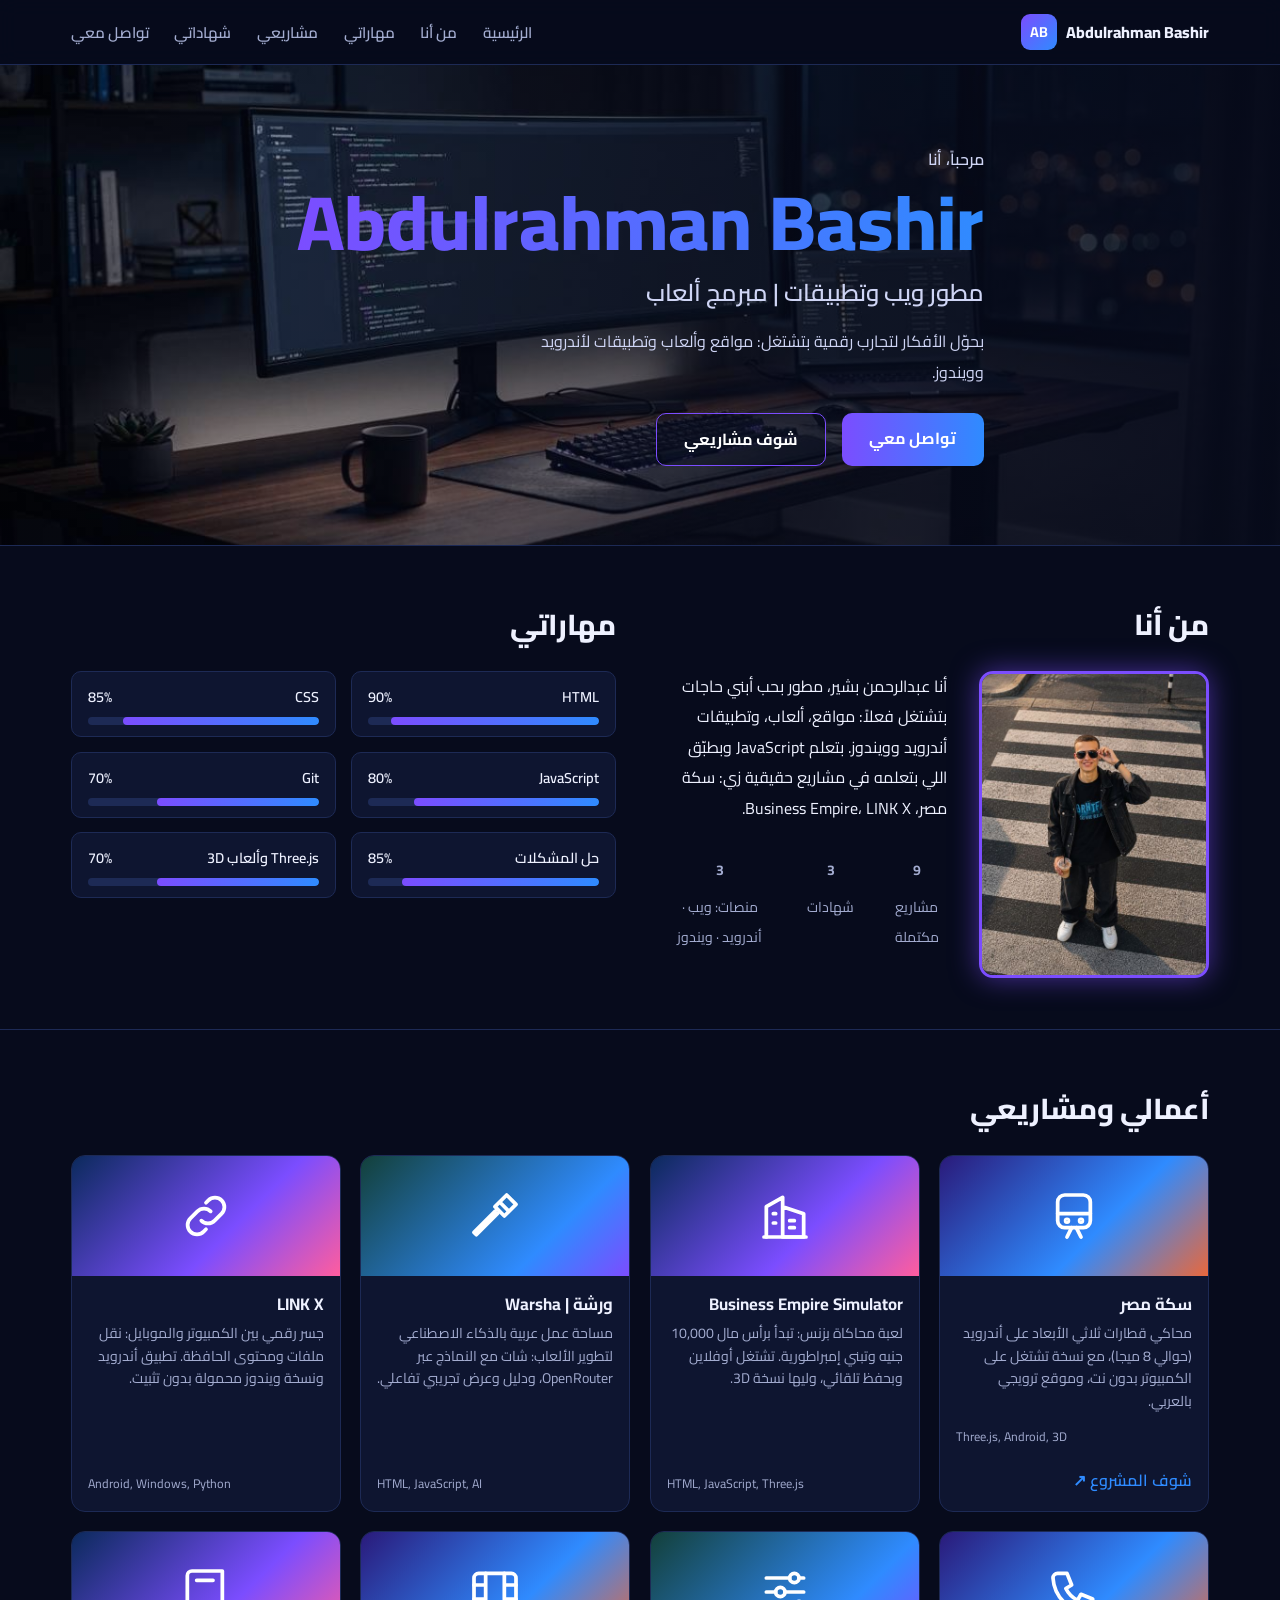
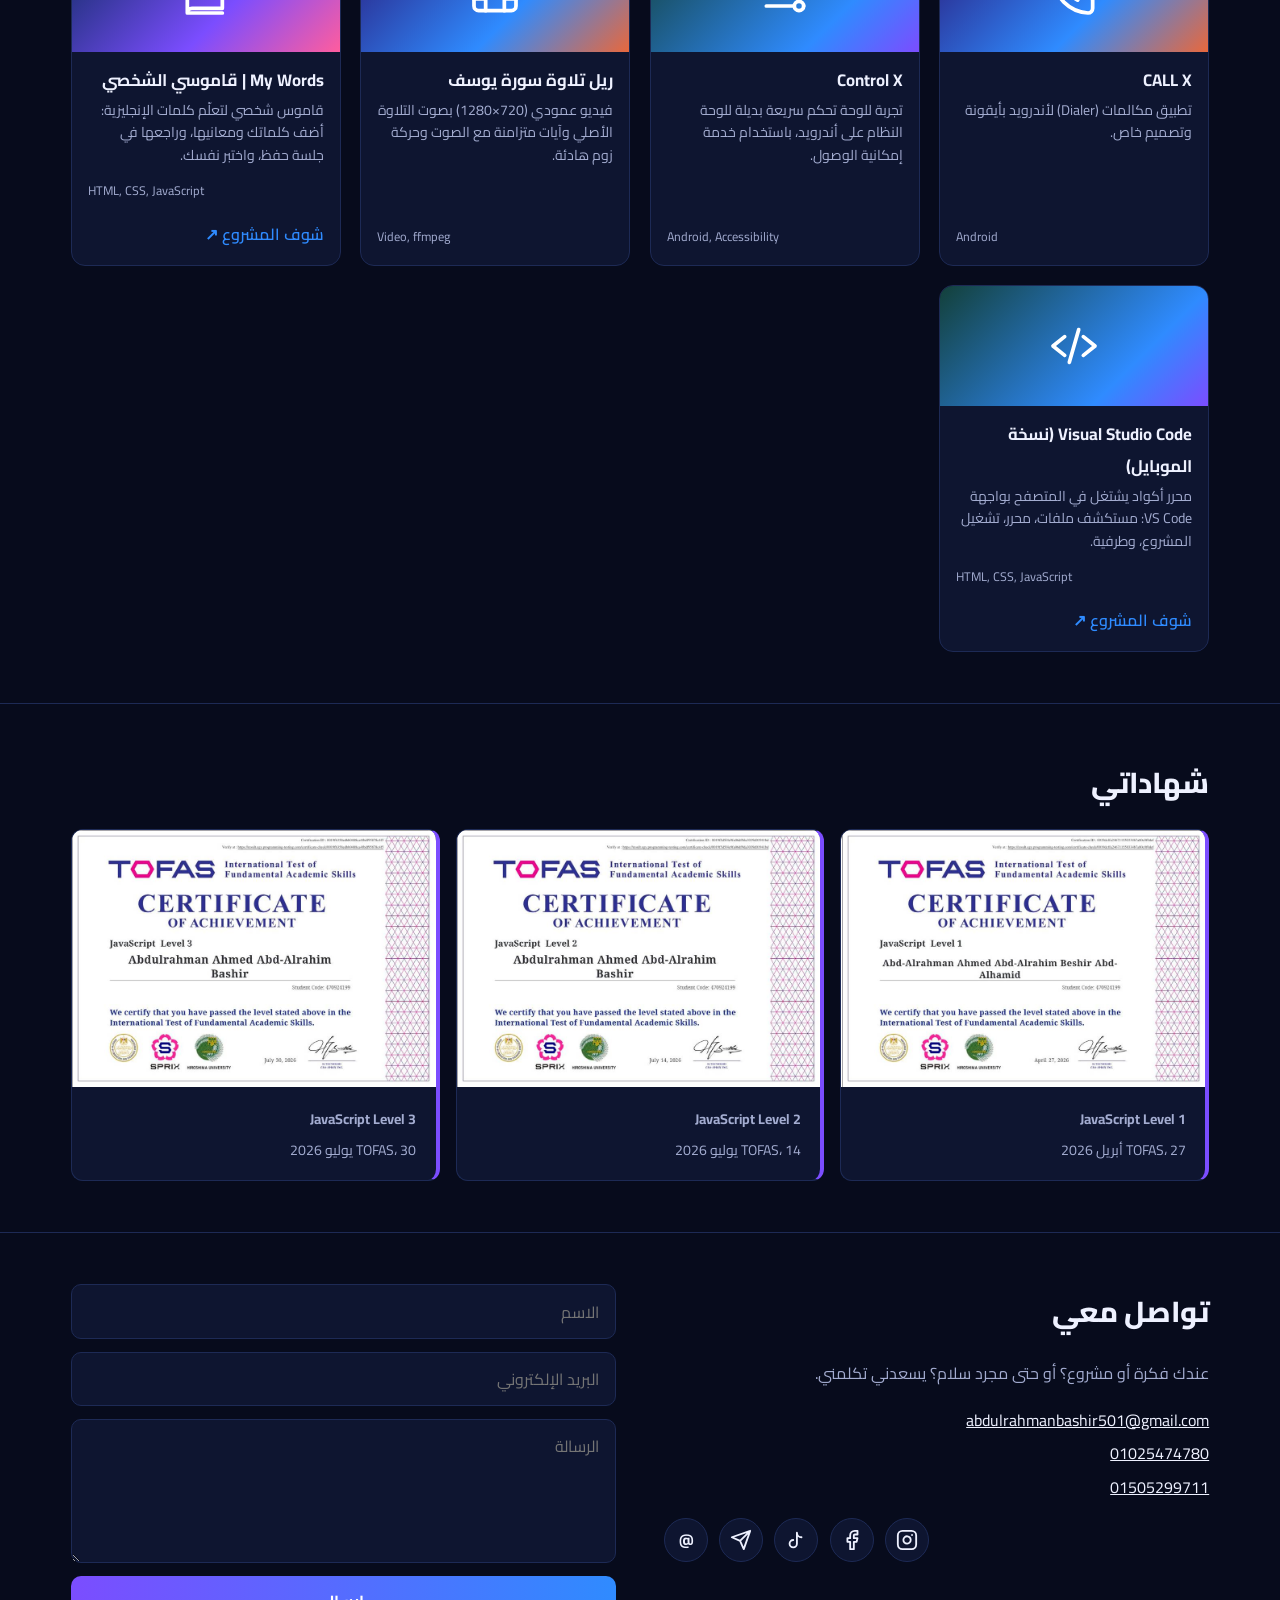
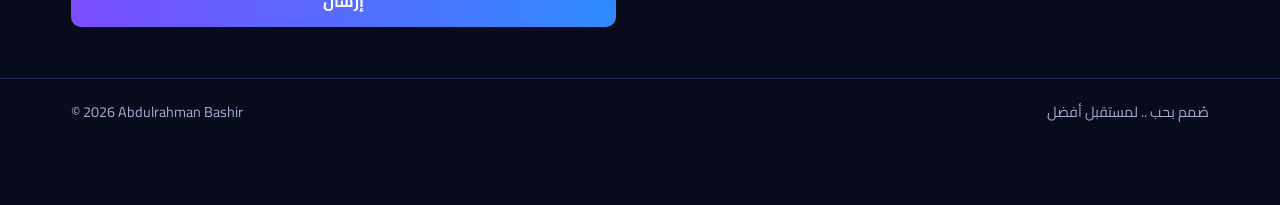
<file: index-dc632285.html>
<!DOCTYPE html>
<html lang="ar" dir="rtl" data-theme="dark" style="color-scheme: dark;"><head>
<meta charset="utf-8">
<meta name="viewport" content="width=device-width, initial-scale=1, viewport-fit=cover">
<title>Abdulrahman Bashir – مطور ويب وتطبيقات</title>
<meta name="description" content="موقع عبدالرحمن بشير الشخصي: مشاريع وألعاب وتطبيقات وشهادات.">
<meta name="theme-color" content="#070b1c">
<meta property="og:title" content="Abdulrahman Bashir – مطور ويب وتطبيقات">
<link rel="icon" href="data:image/svg+xml,%3Csvg xmlns=%27http://www.w3.org/2000/svg%27 viewBox=%270 0 64 64%27%3E%3Crect width=%2764%27 height=%2764%27 rx=%2714%27 fill=%27%237b4dff%27/%3E%3Ctext x=%2732%27 y=%2742%27 text-anchor=%27middle%27 font-size=%2726%27 font-weight=%27700%27 fill=%27white%27 font-family=%27sans-serif%27%3EAB%3C/text%3E%3C/svg%3E">
<link rel="stylesheet" href="https://fonts.googleapis.com/css2?family=Cairo:wght@400;600;800&amp;family=Caveat:wght@500&amp;display=swap">
<style>
:root{--bg:#070b1c;--panel:#0e1530;--line:#1d2a55;--ink:#eef1ff;--mute:#a3acd0;--p1:#7b4dff;--p2:#2f8bff;--nav:rgba(7,11,28,.85);box-sizing:border-box;padding-top:env(safe-area-inset-top,0px);padding-bottom:env(safe-area-inset-bottom,0px)}
:root:not([data-theme="dark"]){color-scheme:dark light}
@media (prefers-color-scheme:light){:root:not([data-theme="dark"]){--bg:#eef1fb;--panel:#fff;--line:#cdd5ef;--ink:#10163a;--mute:#4e587f;--nav:rgba(238,241,251,.88)}}
:root[data-theme="light"]{--bg:#eef1fb;--panel:#fff;--line:#cdd5ef;--ink:#10163a;--mute:#4e587f;--nav:rgba(238,241,251,.88)}
*,*::before,*::after{box-sizing:inherit}
html{scroll-behavior:smooth;scroll-padding-top:4.5rem}
body{margin:0;background:var(--bg);color:var(--ink);font:400 1rem/1.9 Cairo,Tahoma,sans-serif}
.wrap{max-width:1180px;margin:0 auto;padding:0 1.3rem}
.grad{background:linear-gradient(90deg,var(--p1),var(--p2));-webkit-background-clip:text;background-clip:text;color:transparent}
nav{position:sticky;top:0;z-index:5;background:var(--nav);backdrop-filter:blur(10px);border-bottom:1px solid var(--line);padding-top:env(safe-area-inset-top,0px)}
nav .wrap{display:flex;align-items:center;justify-content:space-between;gap:1rem;height:64px}
.logo{display:flex;align-items:center;gap:.6rem;font-weight:800;color:var(--ink);text-decoration:none;direction:ltr}
.logo b{display:grid;place-items:center;width:36px;height:36px;border-radius:9px;background:linear-gradient(135deg,var(--p1),var(--p2));color:#fff;font-size:.9rem}
nav ul{display:flex;gap:1.6rem;list-style:none;margin:0;padding:0}
nav ul a{color:var(--mute);text-decoration:none;font-weight:600;font-size:.95rem}
nav ul a:hover{color:var(--p2)}
a:focus-visible,button:focus-visible,input:focus-visible,textarea:focus-visible{outline:3px solid var(--p2);outline-offset:2px}
.hero{position:relative;overflow:hidden;min-height:480px;display:flex;align-items:center;background:linear-gradient(to left,rgba(7,11,28,.9) 0%,rgba(7,11,28,.6) 50%,rgba(7,11,28,.2) 100%),url(hero.jpg) center/cover no-repeat,#0b1030;color:#eef1ff}
.hero svg{position:absolute;inset:auto 0 0 0;width:100%;height:46%}
.hero .wrap{position:relative;padding-block:3rem}
.hero h1{font-size:clamp(2.4rem,7vw,4.8rem);line-height:1.15;font-weight:800;margin:.2rem 0;direction:ltr;text-align:right}
.hero .role{font-size:1.5rem;font-weight:600;margin:0}
.hero p{max-width:30em;margin:.7rem 0 0;color:#cfd5f5}
.btns{display:flex;flex-wrap:wrap;gap:1rem;margin-top:1.6rem}
.btn{display:inline-block;padding:.65rem 1.7rem;border-radius:10px;text-decoration:none;color:#fff;background:linear-gradient(90deg,var(--p1),var(--p2));border:0;font:700 1rem Cairo,sans-serif;cursor:pointer}
.btn.o{background:rgba(7,11,28,.4);border:1.5px solid var(--p1)}
.motto{position:absolute;inset-inline-start:42%;top:18%;font:500 2.1rem/1.1 Caveat,cursive;color:#c9c3ff;transform:rotate(-8deg);direction:ltr;opacity:.9}
section{padding:3.2rem 0;border-top:1px solid var(--line)}
h2{font-size:1.8rem;font-weight:800;margin:0 0 1.2rem}
.two{display:grid;grid-template-columns:1fr 1fr;gap:3rem}
.about{display:grid;grid-template-columns:230px 1fr;gap:2rem;align-items:start}
.photo{aspect-ratio:3/4;border-radius:14px;border:3px solid var(--p1);box-shadow:0 0 28px rgba(123,77,255,.55);background:linear-gradient(160deg,#1b1458,#0e1530);display:grid;place-items:center;font-size:3rem;font-weight:800;color:#8d96c8;overflow:hidden}
.photo img,.cimg{width:100%;height:100%;object-fit:cover;object-position:top}
.stats{display:flex;gap:2rem;margin-top:1.2rem}
.stats div{text-align:center}.stats b{display:block;font-size:1.6rem}.stats span{color:var(--mute);font-size:.88rem}
.skills{display:grid;grid-template-columns:1fr 1fr;gap:.9rem}
.sk{background:var(--panel);border:1px solid var(--line);border-radius:10px;padding:.7rem 1rem;position:relative}
.sk .r{display:flex;justify-content:space-between;font-size:.9rem;font-weight:600}
.bar{height:8px;border-radius:9px;background:var(--line);margin-top:.4rem;overflow:hidden}
.bar i{display:block;height:100%;width:var(--w);border-radius:9px;background:linear-gradient(90deg,var(--p1),var(--p2));animation:fill 1.6s ease-out both}
@keyframes fill{from{width:0}}
.cards{display:grid;grid-template-columns:repeat(auto-fit,minmax(260px,1fr));gap:1.2rem}
.card{background:var(--panel);border:1px solid var(--line);border-radius:14px;overflow:hidden;position:relative}
.card{display:flex;flex-direction:column;transition:transform .2s,border-color .2s}.card:hover{transform:translateY(-3px);border-color:var(--p1)}.card .th{display:grid;place-items:center;height:120px;background:linear-gradient(135deg,#2a1a7a,#2f8bff 60%,#e8683d)}
.card:nth-child(2n) .th{background:linear-gradient(135deg,#0b2a5c,#7b4dff 60%,#ff5d9e)}
.card:nth-child(3n) .th{background:linear-gradient(135deg,#13403a,#2f8bff 70%,#7b4dff)}
.card h3{margin:.8rem 1rem .1rem;font-size:1.05rem}.card p{margin:0 1rem;color:var(--mute);font-size:.88rem;line-height:1.6}
.tags{padding:.8rem 1rem 1rem;direction:ltr;font-size:.78rem;color:var(--mute)}
.certs{list-style:none;margin:0;padding:0;display:grid;grid-template-columns:repeat(auto-fit,minmax(min(100%,340px),1fr));gap:1rem}
.certs li{background:var(--panel);border:1px solid var(--line);border-radius:12px;overflow:hidden;border-inline-start:4px solid var(--p1);position:relative}
.certs .cimg{height:auto;aspect-ratio:1100/777;display:block;object-fit:contain;background:#fff}.certs .tx{padding:1rem 1.2rem}.certs b{display:block}.certs .tx span{color:var(--mute);font-size:.88rem}
form{display:grid;gap:.8rem}
input,textarea{width:100%;background:var(--panel);border:1px solid var(--line);border-radius:10px;padding:.7rem 1rem;color:var(--ink);font:400 1rem Cairo,sans-serif}
.info a{display:block;color:var(--ink);margin:.2rem 0;direction:ltr;text-align:right}
footer{border-top:1px solid var(--line);padding:1.2rem 0 5rem;color:var(--mute);font-size:.9rem}
footer .wrap{display:flex;justify-content:space-between;flex-wrap:wrap;gap:.5rem;align-items:center}
#lock{background:none;border:1px solid var(--line);color:var(--mute);border-radius:8px;padding:.2rem .8rem;cursor:pointer;font:400 .85rem Cairo,sans-serif}
[contenteditable]{outline:1px dashed var(--p2);border-radius:4px;min-width:1.5em;display:inline-block;-webkit-text-fill-color:currentColor}
.hero .grad [contenteditable]{-webkit-text-fill-color:#9db4ff}
.x{position:absolute;top:6px;inset-inline-end:6px;z-index:2;background:#d33;color:#fff;border:0;border-radius:6px;cursor:pointer;width:26px;height:26px}
.add,.up{display:inline-block;margin-top:.8rem;background:var(--panel);color:var(--ink);border:1px dashed var(--p2);border-radius:8px;padding:.3rem .9rem;cursor:pointer;font:600 .85rem Cairo,sans-serif}
.up input{display:none}
#bar{position:fixed;inset:auto 0 0 0;z-index:9;background:var(--panel);border-top:2px solid var(--p1);padding:.7rem 1rem calc(.7rem + env(safe-area-inset-bottom,0px));display:flex;gap:.8rem;align-items:center;justify-content:center;flex-wrap:wrap}
#pw{position:fixed;inset:0;z-index:10;background:rgba(0,0,0,.6);display:grid;place-items:center}
#pw div{background:var(--panel);border:1px solid var(--line);border-radius:14px;padding:1.4rem;display:grid;gap:.8rem;width:min(320px,90vw)}
[hidden]{display:none!important}
@media (max-width:860px){.two,.about{grid-template-columns:1fr}.photo{max-width:220px}nav ul{display:none}.motto{display:none}}
@media (prefers-reduced-motion:reduce){.card{transition:none}.bar i{animation:none}}
.soc{display:flex;gap:.7rem;margin-top:1rem;direction:ltr}.soc a{display:grid;place-items:center;width:44px;height:44px;border-radius:50%;border:1px solid var(--line);background:var(--panel);color:var(--ink);margin:0}.soc a:hover{border-color:var(--p2);color:var(--p2)}.soon{grid-column:1/-1;margin:0;padding:2.5rem 1rem;text-align:center;border:1px dashed var(--line);border-radius:14px;color:var(--mute);font-size:1.2rem}
.card .tags{margin-top:auto}.vis{display:inline-block;margin:0 1rem 1rem;color:var(--p2);font-weight:600;text-decoration:none}.vis:hover{text-decoration:underline}
#lock{display:none}
</style>
</head>
<body>
<nav><div class="wrap">
  <a class="logo" href="#home"><b>AB</b>Abdulrahman Bashir</a>
  <ul><li><a href="#home">الرئيسية</a></li><li><a href="#about">من أنا</a></li><li><a href="#skills">مهاراتي</a></li><li><a href="#projects">مشاريعي</a></li><li><a href="#certs">شهاداتي</a></li><li><a href="#contact">تواصل معي</a></li></ul>
</div></nav>
<div id="app"></div>
<footer><div class="wrap"><span>صُمم بحب .. لمستقبل أفضل</span><span dir="ltr">© 2026 Abdulrahman Bashir</span><button id="lock" type="button">🔒 تعديل الموقع</button></div></footer>
<div id="bar" hidden=""><span id="msg">تم رفع الصورة، اضغط حفظ</span><button class="btn" id="save" type="button">حفظ التعديلات</button><button class="btn o" id="cancel" type="button">إلغاء</button></div>
<div id="pw" hidden=""><div><b>كلمة السر</b><input type="password" id="pwi" autocomplete="off" aria-label="كلمة السر"><span id="pwe" style="color:#ff7b72" hidden="">كلمة السر غلط</span><button class="btn" id="pwok" type="button">دخول</button><button class="btn o" id="pwno" type="button">إلغاء</button></div></div>
<script type="application/json" id="data">{"t": {"hello": "مرحباً، أنا", "name": "Abdulrahman Bashir", "role": "مطور ويب وتطبيقات | مبرمج ألعاب", "intro": "بحوّل الأفكار لتجارب رقمية بتشتغل: مواقع وألعاب وتطبيقات لأندرويد وويندوز.", "about": "أنا عبدالرحمن بشير، مطور بحب أبني حاجات بتشتغل فعلاً: مواقع، ألعاب، وتطبيقات أندرويد وويندوز. بتعلم JavaScript وبطبّق اللي بتعلمه في مشاريع حقيقية زي: سكة مصر، Business Empire، LINK X.", "cta": "عندك فكرة أو مشروع؟ أو حتى مجرد سلام؟ يسعدني تكلمني.", "email": "abdulrahmanbashir501@gmail.com", "p1": "01025474780", "p2": "01505299711", "soon": "ستكون متاحة قريباً"}, "photo": "photo.jpg", "stats": [{"n": "9", "l": "مشاريع مكتملة"}, {"n": "3", "l": "شهادات"}, {"n": "3", "l": "منصات: ويب · أندرويد · ويندوز"}], "skills": [{"n": "HTML", "v": 90}, {"n": "CSS", "v": 85}, {"n": "JavaScript", "v": 80}, {"n": "Git", "v": 70}, {"n": "حل المشكلات", "v": 85}, {"n": "Three.js وألعاب 3D", "v": 70}], "projects": [{"icon": "train", "title": "سكة مصر", "desc": "محاكي قطارات ثلاثي الأبعاد على أندرويد (حوالي 8 ميجا)، مع نسخة تشتغل على الكمبيوتر بدون نت، وموقع ترويجي بالعربي.", "tags": ["Three.js", "Android", "3D"], "url": "https://files.instinct.com/9k1log7vwcs4"}, {"icon": "building", "title": "Business Empire Simulator", "desc": "لعبة محاكاة بزنس: تبدأ برأس مال 10,000 جنيه وتبني إمبراطورية. تشتغل أوفلاين وبحفظ تلقائي، وليها نسخة 3D.", "tags": ["HTML", "JavaScript", "Three.js"], "url": ""}, {"icon": "hammer", "title": "ورشة | Warsha", "desc": "مساحة عمل عربية بالذكاء الاصطناعي لتطوير الألعاب: شات مع النماذج عبر OpenRouter، ودليل وعرض تجريبي تفاعلي.", "tags": ["HTML", "JavaScript", "AI"], "url": ""}, {"icon": "link", "title": "LINK X", "desc": "جسر رقمي بين الكمبيوتر والموبايل: نقل ملفات ومحتوى الحافظة. تطبيق أندرويد ونسخة ويندوز محمولة بدون تثبيت.", "tags": ["Android", "Windows", "Python"], "url": ""}, {"icon": "phone", "title": "CALL X", "desc": "تطبيق مكالمات (Dialer) لأندرويد بأيقونة وتصميم خاص.", "tags": ["Android"], "url": ""}, {"icon": "sliders", "title": "Control X", "desc": "تجربة للوحة تحكم سريعة بديلة للوحة النظام على أندرويد، باستخدام خدمة إمكانية الوصول.", "tags": ["Android", "Accessibility"], "url": ""}, {"icon": "film", "title": "ريل تلاوة سورة يوسف", "desc": "فيديو عمودي (720×1280) بصوت التلاوة الأصلي وآيات متزامنة مع الصوت وحركة زوم هادئة.", "tags": ["Video", "ffmpeg"], "url": ""}, {"title": "My Words | قاموسي الشخصي", "desc": "قاموس شخصي لتعلّم كلمات الإنجليزية: أضف كلماتك ومعانيها، وراجعها في جلسة حفظ، واختبر نفسك.", "tags": ["HTML", "CSS", "JavaScript"], "url": "https://abdulrahmanbashir501-oss.github.io/English-study-/", "icon": "book"}, {"title": "Visual Studio Code (نسخة الموبايل)", "desc": "محرر أكواد يشتغل في المتصفح بواجهة VS Code: مستكشف ملفات، محرر، تشغيل المشروع، وطرفية.", "tags": ["HTML", "CSS", "JavaScript"], "url": "https://claude.ai/artifact/U9KAqfySgT19cvaYuXuf2q", "icon": "code"}], "certs": [{"n": "JavaScript Level 1", "s": "TOFAS، 27 أبريل 2026", "img": "cert-1.jpg"}, {"n": "JavaScript Level 2", "s": "TOFAS، 14 يوليو 2026", "img": "cert-2.jpg"}, {"n": "JavaScript Level 3", "s": "TOFAS، 30 يوليو 2026", "img": "cert-3.jpg"}]}</script>
<script>
var D=JSON.parse(document.getElementById('data').textContent),edit=false,H='7a397ff567849fe7097b2e121fbde416f1b89780a233c0318828646bf071241c';
var ICO={"train": "<rect x=\"5\" y=\"3\" width=\"14\" height=\"14\" rx=\"3\"/><path d=\"M5 11h14M9 21l2-4M15 21l-2-4\"/><circle cx=\"9\" cy=\"14\" r=\".6\"/><circle cx=\"15\" cy=\"14\" r=\".6\"/>", "building": "<path d=\"M4 21V8l7-4v17M11 21h9V11l-9-3M7 11h1M7 15h1M14 14h2M14 17h2\"/><path d=\"M3 21h18\"/>", "hammer": "<path d=\"m14 6 4 4M12 8l5-5 4 4-5 5zM13 11 4 20l-1-1 9-9\"/>", "link": "<path d=\"M10 14a4 4 0 0 0 5.7 0l3-3a4 4 0 0 0-5.7-5.7l-1 1M14 10a4 4 0 0 0-5.7 0l-3 3a4 4 0 0 0 5.7 5.7l1-1\"/>", "phone": "<path d=\"M5 4h4l2 5-2.5 1.5a11 11 0 0 0 5 5L15 13l5 2v4a2 2 0 0 1-2 2A16 16 0 0 1 3 6a2 2 0 0 1 2-2z\"/>", "sliders": "<path d=\"M4 6h10M18 6h2M4 12h4M12 12h8M4 18h12M20 18h0\"/><circle cx=\"16\" cy=\"6\" r=\"2\"/><circle cx=\"10\" cy=\"12\" r=\"2\"/><circle cx=\"18\" cy=\"18\" r=\"2\"/>", "film": "<rect x=\"3\" y=\"4\" width=\"18\" height=\"16\" rx=\"2\"/><path d=\"M8 4v16M16 4v16M3 9h5M3 15h5M16 9h5M16 15h5\"/>", "book": "<path d=\"M4 5a2 2 0 0 1 2-2h13v16H6a2 2 0 0 0-2 2zM4 21h15M8 7h7\"/>", "code": "<path d=\"m8 8-5 4 5 4M16 8l5 4-5 4M14 5l-4 14\"/>", "spark": "<path d=\"M12 3l2.5 6.5L21 12l-6.5 2.5L12 21l-2.5-6.5L3 12l6.5-2.5z\"/>"};function ic(k){return '<svg viewBox="0 0 24 24" width="56" height="56" fill="none" stroke="#fff" stroke-width="1.6" stroke-linecap="round" stroke-linejoin="round">'+(ICO[k]||ICO.spark)+'</svg>'}
var $=function(i){return document.getElementById(i)};
var e=function(s){return String(s).replace(/[&<>"]/g,function(c){return{'&':'&amp;','<':'&lt;','>':'&gt;','"':'&quot;'}[c]})};
function K(k,v){return '<span data-k="'+k+'"'+(edit?' contenteditable="plaintext-only"':'')+'>'+e(v)+'</span>'}
function X(p){return edit?'<button class="x" type="button" data-rm="'+p+'" aria-label="حذف">×</button>':''}
var SOC=[['threads','https://www.threads.com/@abdulrahmanbashir781','<text x="12" y="17" text-anchor="middle" font-size="16" font-weight="700" fill="currentColor" stroke="none">@</text>'],['telegram','https://t.me/abdulrahmanBashir2009','<path d="M22 2 11 13M22 2l-7 20-4-9-9-4z"/>'],['tiktok','https://www.tiktok.com/@abdulrahmanbashir1212','<path d="M9 12a4 4 0 1 0 4 4V4a5 5 0 0 0 5 5"/>'],['facebook','https://www.facebook.com/share/19k3R8kptK/','<path d="M18 2h-3a5 5 0 0 0-5 5v3H7v4h3v8h4v-8h3l1-4h-4V7a1 1 0 0 1 1-1h3z"/>'],['instagram','https://www.instagram.com/abdulrahmanbashir2009','<rect x="2" y="2" width="20" height="20" rx="5"/><path d="M16 11.37A4 4 0 1 1 12.63 8 4 4 0 0 1 16 11.37z"/><path d="M17.5 6.5h.01"/>']];
function soc(){return '<div class="soc">'+SOC.map(function(x){return '<a href="'+x[1]+'" target="_blank" rel="noopener" aria-label="'+x[0]+'"><svg viewBox="0 0 24 24" width="22" height="22" fill="none" stroke="currentColor" stroke-width="2" stroke-linecap="round" stroke-linejoin="round" aria-hidden="true">'+x[2]+'</svg></a>'}).join('')+'</div>'}
function render(){
var t=D.t,h='';
h+='<header class="hero" id="home"><div class="wrap"><p style="margin:0;font-weight:600">'+K('t.hello',t.hello)+'</p><h1 class="grad">'+K('t.name',t.name)+'</h1><p class="role">'+K('t.role',t.role)+'</p><p>'+K('t.intro',t.intro)+'</p><div class="btns"><a class="btn" href="#contact">تواصل معي</a><a class="btn o" href="#projects">شوف مشاريعي</a></div></div></header>';
h+='<section id="about"><div class="wrap two"><div><h2>من أنا</h2><div class="about"><div><div class="photo">'+(D.photo?'<img src="'+D.photo+'" alt="Abdulrahman Bashir" onerror="this.replaceWith(document.createTextNode(\'ع ب\'))">':'ع ب')+'</div>'+(edit?'<label class="up">تغيير الصورة<input type="file" accept="image/*" id="ph"></label>':'')+'</div><div><p style="margin:0">'+K('t.about',t.about)+'</p><div class="stats">';
D.stats.forEach(function(s,i){h+='<div><b>'+K('stats.'+i+'.n',s.n)+'</b><span>'+K('stats.'+i+'.l',s.l)+'</span></div>'});
h+='</div></div></div></div><div id="skills"><h2>مهاراتي</h2><div class="skills">';
D.skills.forEach(function(s,i){h+='<div class="sk">'+X('skills.'+i)+'<div class="r"><span>'+K('skills.'+i+'.n',s.n)+'</span><span>'+K('skills.'+i+'.v',s.v)+'%</span></div><div class="bar"><i style="--w:'+Math.min(100,+s.v||0)+'%"></i></div></div>'});
h+='</div>'+(edit?'<button class="add" type="button" data-add="skills">+ مهارة</button>':'')+'</div></div></section>';
h+='<section id="projects"><div class="wrap"><h2>أعمالي ومشاريعي</h2><div class="cards">';
D.projects.forEach(function(p,i){h+='<div class="card">'+X('projects.'+i)+'<div class="th" aria-hidden="true">'+ic(p.icon)+'</div><h3>'+K('projects.'+i+'.title',p.title)+'</h3><p>'+K('projects.'+i+'.desc',p.desc)+'</p><div class="tags">'+K('projects.'+i+'.tags',p.tags.join(', '))+'</div>'+(edit?'<div class="tags">رابط: '+K('projects.'+i+'.url',p.url||'')+'</div>':(p.url?'<a class="vis" href="'+e(p.url)+'" target="_blank" rel="noopener">شوف المشروع ↗</a>':''))+'</div>'});
if(!D.projects.length)h+='<p class="soon">'+K('t.soon',t.soon||'ستكون متاحة قريباً')+'</p>';
h+='</div>'+(edit?'<button class="add" type="button" data-add="projects">+ مشروع</button>':'')+'</div></section>';
h+='<section id="certs"><div class="wrap"><h2>شهاداتي</h2><ul class="certs">';
D.certs.forEach(function(c,i){h+='<li>'+X('certs.'+i)+(c.img?'<img class="cimg" src="'+e(c.img)+'" alt="" onerror="this.remove()">':'')+'<div class="tx"><b>'+K('certs.'+i+'.n',c.n)+'</b><span>'+K('certs.'+i+'.s',c.s)+'</span>'+(edit?'<br><label class="up">'+(c.img?'تغيير الصورة':'رفع صورة الشهادة')+'<input type="file" accept="image/*" data-img="'+i+'"></label>':'')+'</div></li>'});
h+='</ul>'+(edit?'<button class="add" type="button" data-add="certs">+ شهادة</button>':'')+'</div></section>';
var tel=function(p){return 'tel:+2'+p.replace(/\D/g,'')};
h+='<section id="contact"><div class="wrap two"><div class="info"><h2>تواصل معي</h2><p style="margin-top:0;color:var(--mute)">'+K('t.cta',t.cta)+'</p>'+(edit?'<div dir="ltr">'+K('t.email',t.email)+'<br>'+K('t.p1',t.p1)+'<br>'+K('t.p2',t.p2)+'</div>':'<a href="mailto:'+e(t.email)+'">'+e(t.email)+'</a><a href="'+tel(t.p1)+'">'+e(t.p1)+'</a><a href="'+tel(t.p2)+'">'+e(t.p2)+'</a>')+soc()+'</div><form action="mailto:'+e(t.email)+'" method="post" enctype="text/plain"><input name="name" placeholder="الاسم" aria-label="الاسم"><input name="email" type="email" placeholder="البريد الإلكتروني" aria-label="البريد الإلكتروني"><textarea name="message" rows="4" placeholder="الرسالة" aria-label="الرسالة"></textarea><button class="btn" type="submit">إرسال</button></form></div></section>';
$('app').innerHTML=h;$('bar').hidden=!edit}
function put(o,p,v){var a=p.split('.'),i;for(i=0;i<a.length-1;i++)o=o[a[i]];var k=a[a.length-1];
if(k==='tags')v=v.split(/[,،]/).map(function(x){return x.trim()}).filter(Boolean);else if(k==='v')v=Math.max(0,Math.min(100,parseInt(v)||0));o[k]=v}
function collect(){document.querySelectorAll('[data-k]').forEach(function(el){put(D,el.dataset.k,el.textContent.trim())})}
var NEW={skills:{n:'مهارة جديدة',v:70},projects:{icon:'spark',title:'اسم المشروع',desc:'سطر عن المشروع.',tags:['Tech'],url:''},certs:{n:'اسم الشهادة',s:'الجهة المانحة، السنة',img:''}};
function shrink(f){return createImageBitmap(f).then(function(b){var w=Math.min(480,b.width),c=document.createElement('canvas');c.width=w;c.height=Math.round(b.height*w/b.width);c.getContext('2d').drawImage(b,0,0,c.width,c.height);return c.toDataURL('image/jpeg',.8)})}
function msg(s){$('msg').textContent=s}
document.addEventListener('click',function(ev){var t=ev.target;
if(t.dataset&&t.dataset.rm){collect();var a=t.dataset.rm.split('.');D[a[0]].splice(+a[1],1);render()}
else if(t.dataset&&t.dataset.add){collect();D[t.dataset.add].push(JSON.parse(JSON.stringify(NEW[t.dataset.add])));render()}});
document.addEventListener('change',function(ev){var t=ev.target,f=t.files&&t.files[0];if(!f)return;
if(t.id==='ph'){collect();shrink(f).then(function(u){D.photo=u;render()})}
else if(t.dataset.img!==undefined){collect();msg('جاري رفع الصورة...');claude.use('assets').then(function(A){if(!A)throw 0;return A.upload(f)}).then(function(r){D.certs[+t.dataset.img].img=r.url;render();msg('تم رفع الصورة، اضغط حفظ')}).catch(function(){msg('تعذر رفع الصورة. افتح الصفحة كمالك الموقع.')})}});
$('lock').onclick=function(){if(edit)return;$('pwi').value='';$('pwe').hidden=true;$('pw').hidden=false;$('pwi').focus()};
$('pwno').onclick=function(){$('pw').hidden=true};
function enter(){crypto.subtle.digest('SHA-256',new TextEncoder().encode($('pwi').value)).then(function(b){var x=Array.from(new Uint8Array(b)).map(function(n){return n.toString(16).padStart(2,'0')}).join('');if(x===H){$('pw').hidden=true;edit=true;render()}else $('pwe').hidden=false})}
$('pwok').onclick=enter;$('pwi').onkeydown=function(ev){if(ev.key==='Enter')enter()};
$('cancel').onclick=function(){D=JSON.parse($('data').textContent);edit=false;render()};
$('save').onclick=function(){collect();$('data').textContent=JSON.stringify(D);edit=false;render();$('bar').hidden=true;
var html='<!DOCTYPE html>\n'+document.documentElement.outerHTML;
claude.use('artifact').then(function(A){if(!A)throw 0;return A.publish(html)}).catch(function(){edit=true;render();msg('تعذر الحفظ. لازم تفتح الصفحة بحسابك (مالك الموقع).')})};
render();
</script>


</body></html>
</file>
